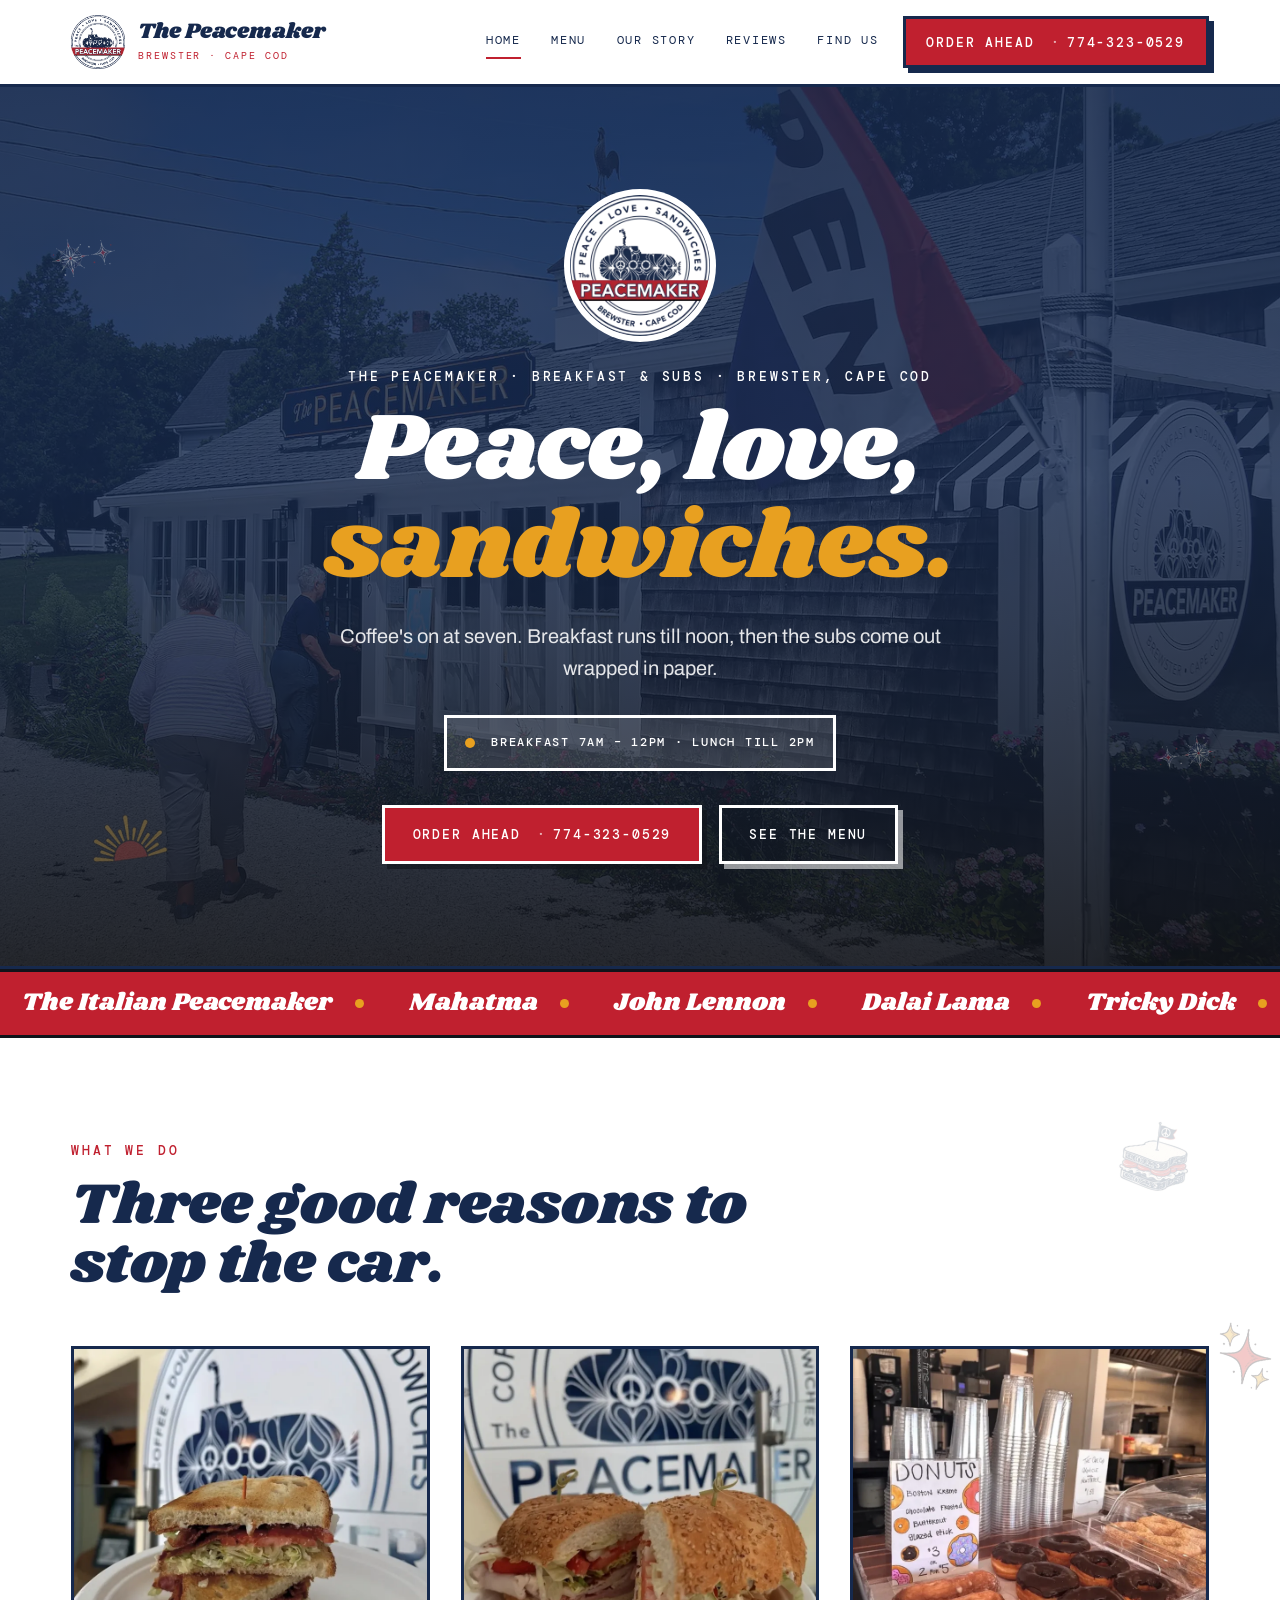
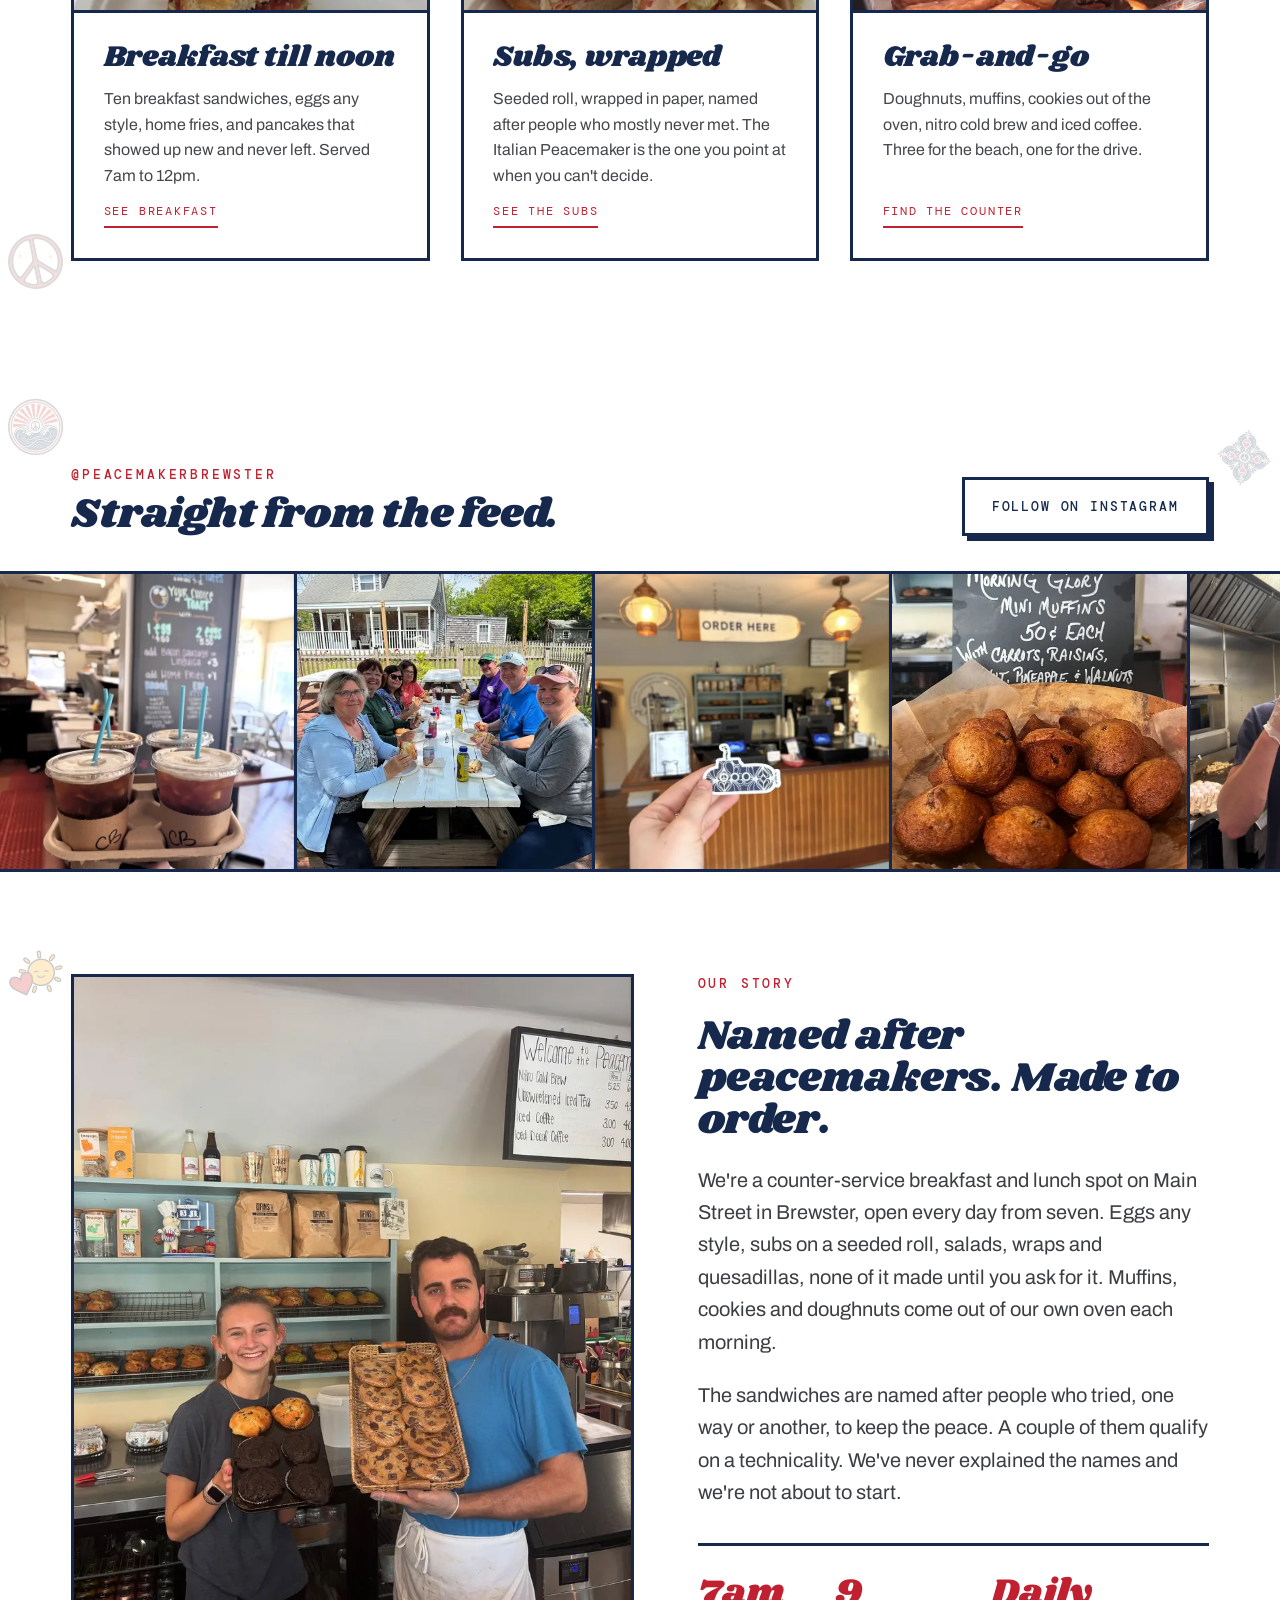
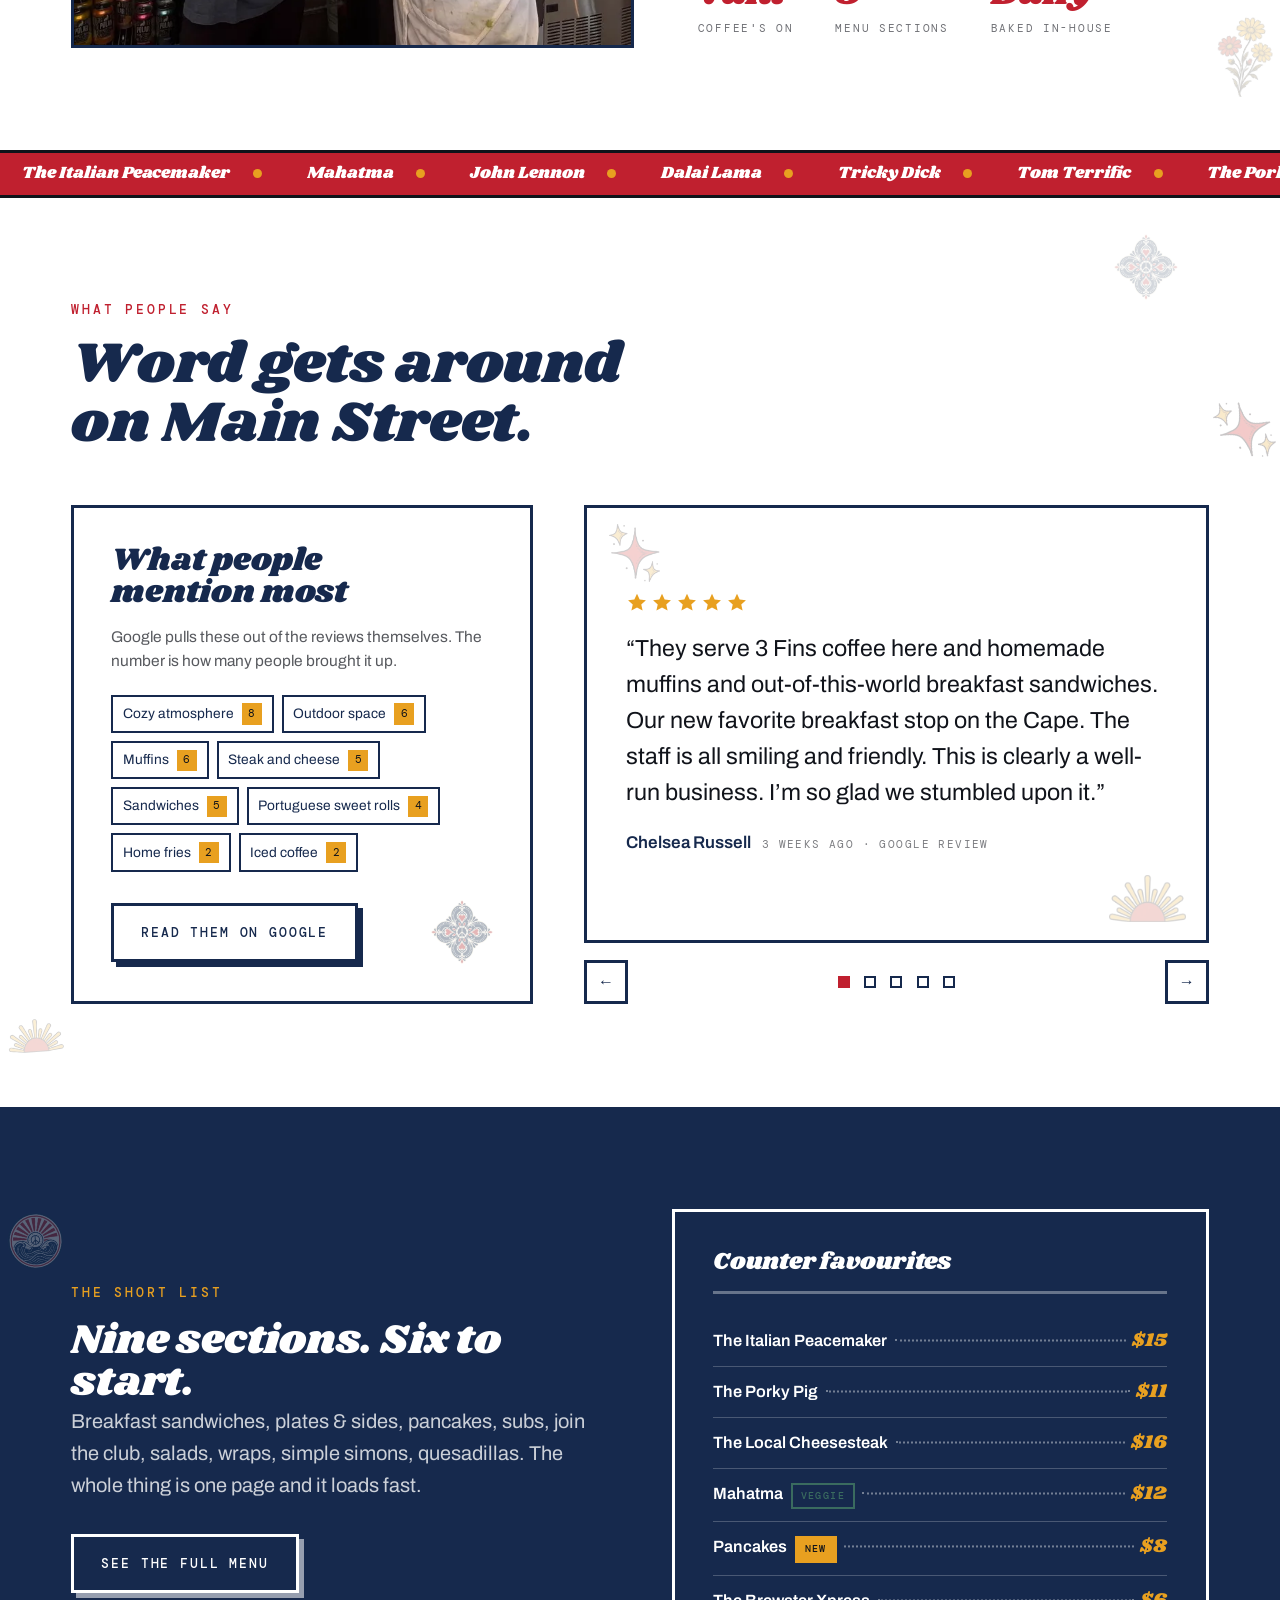
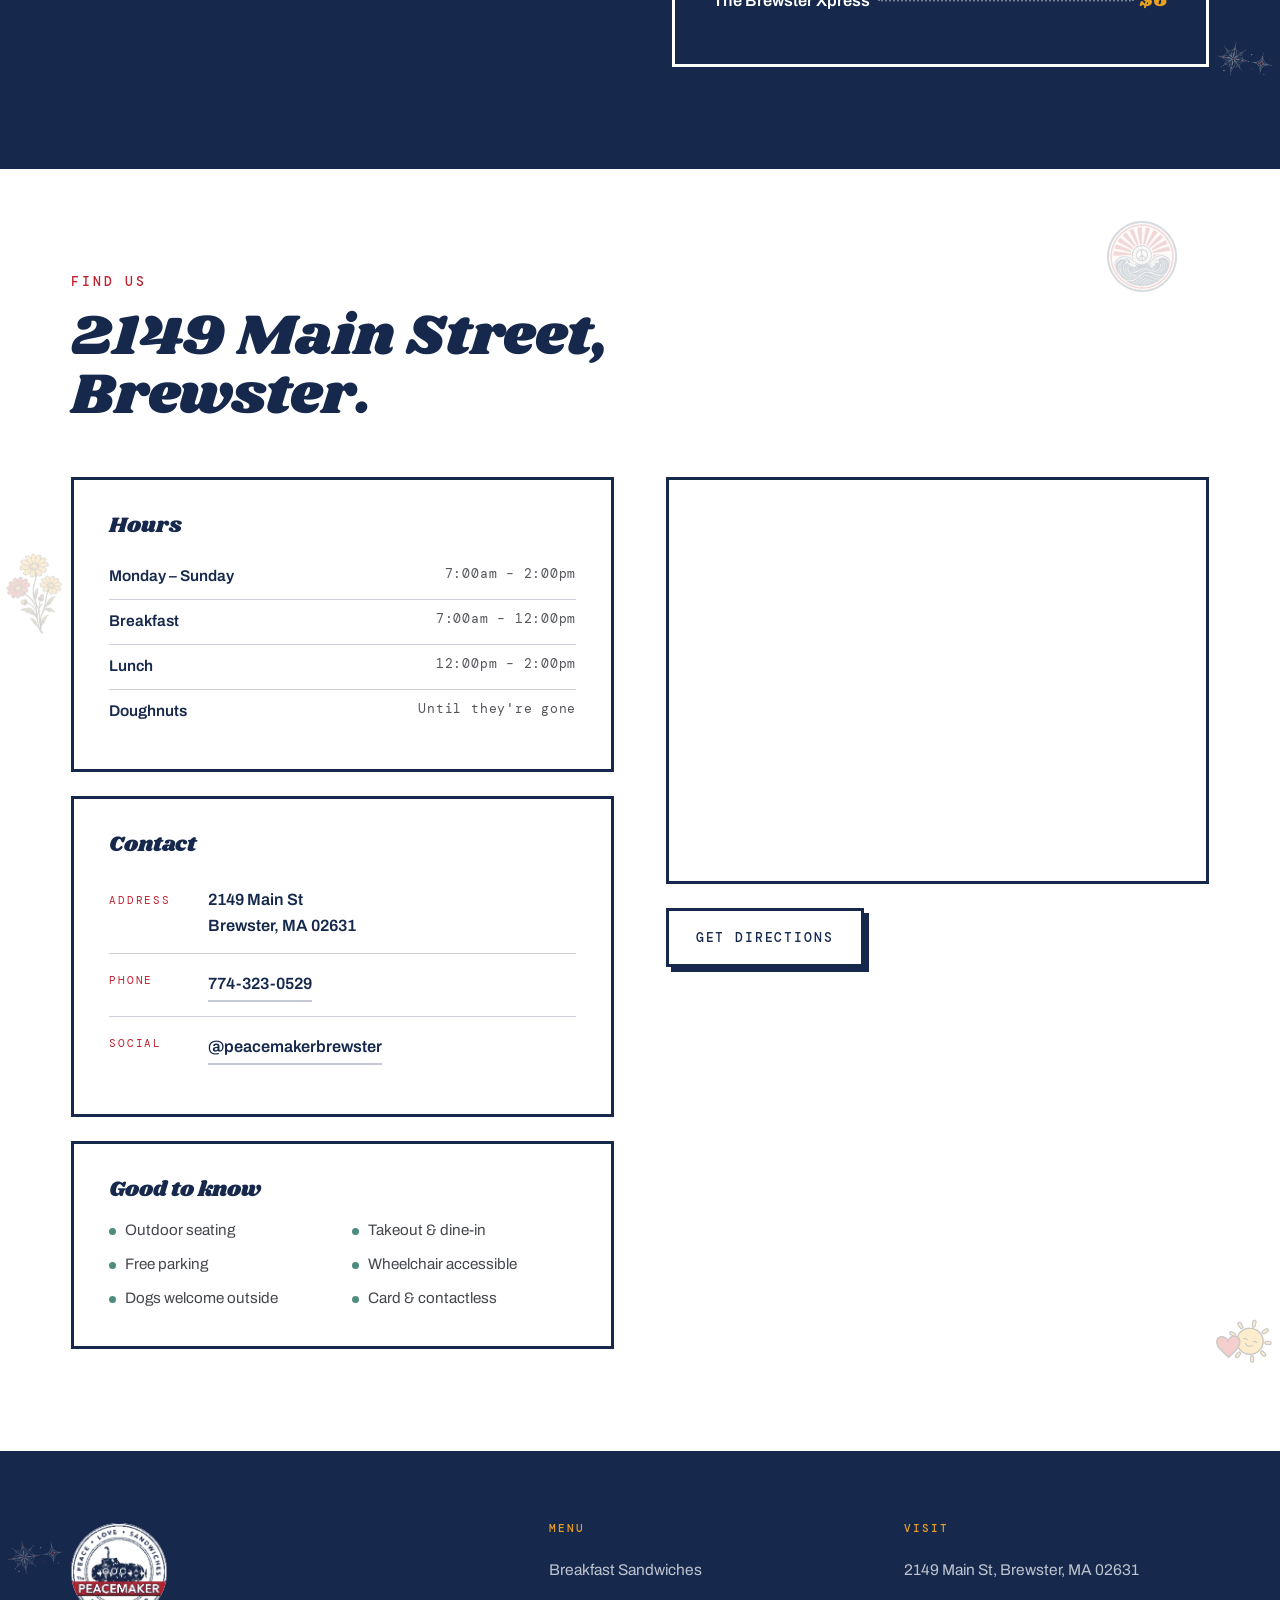
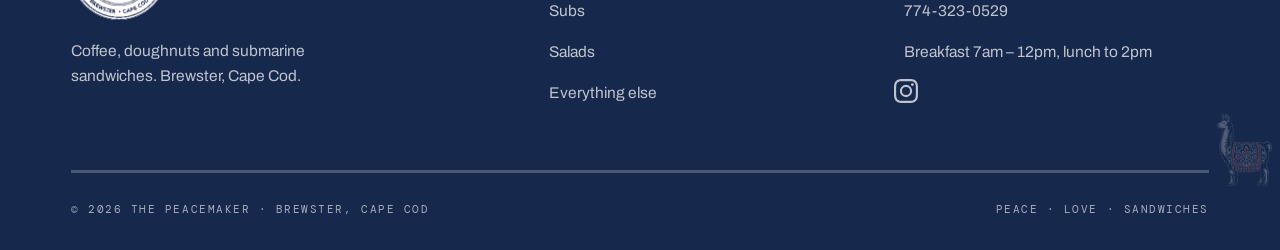
<file: index.html>
<!DOCTYPE html>
<html lang="en">
<head>
<meta charset="utf-8">
<meta name="viewport" content="width=device-width, initial-scale=1">
<title>Breakfast &amp; Subs in Brewster, Cape Cod | The Peacemaker</title>
<meta name="description" content="Breakfast sandwiches, subs, coffee and homemade pastries at 2149 Main St, Brewster on Cape Cod. Breakfast 7am–12pm, lunch until 2pm. Peace, love, sandwiches.">
<link rel="canonical" href="https://thepeacemakerbrewster.com/">
<meta name="theme-color" content="#16294D">
<link rel="icon" href="favicon.ico" sizes="any">
<link rel="icon" type="image/png" href="assets/img/logo-mark.png">
<link rel="apple-touch-icon" href="apple-touch-icon.png">
<meta property="og:site_name" content="The Peacemaker">
<meta property="og:type" content="website">
<meta property="og:locale" content="en_US">
<meta property="og:title" content="The Peacemaker | Peace, Love, Sandwiches | Brewster, Cape Cod">
<meta property="og:description" content="Breakfast sandwiches, subs, coffee and homemade pastries at 2149 Main St, Brewster on Cape Cod. Breakfast 7am-12pm, lunch until 2pm. Peace, love, sandwiches.">
<meta property="og:url" content="https://thepeacemakerbrewster.com/">
<meta property="og:image" content="https://thepeacemakerbrewster.com/assets/img/og-image.jpg">
<meta property="og:image:type" content="image/jpeg">
<meta property="og:image:width" content="1200">
<meta property="og:image:height" content="630">
<meta property="og:image:alt" content="The Peacemaker logo: peace, love, sandwiches. Brewster, Cape Cod.">
<meta name="twitter:card" content="summary_large_image">
<meta name="twitter:title" content="The Peacemaker | Peace, Love, Sandwiches | Brewster, Cape Cod">
<meta name="twitter:description" content="Breakfast sandwiches, subs, coffee and homemade pastries at 2149 Main St, Brewster on Cape Cod. Breakfast 7am-12pm, lunch until 2pm. Peace, love, sandwiches.">
<meta name="twitter:image" content="https://thepeacemakerbrewster.com/assets/img/og-image.jpg">
<meta name="twitter:image:alt" content="The Peacemaker logo: peace, love, sandwiches. Brewster, Cape Cod.">
<link rel="preconnect" href="https://fonts.googleapis.com">
<link rel="preconnect" href="https://fonts.gstatic.com" crossorigin>
<link href="https://fonts.googleapis.com/css2?family=Archivo:wght@400;600&family=DM+Mono:wght@400;500&family=Shrikhand&display=swap" rel="stylesheet">
<link rel="stylesheet" href="assets/css/style.css">
<script type="application/ld+json">
{
  "@context": "https://schema.org",
  "@graph": [
    {
      "@type": "CafeOrCoffeeShop",
      "@id": "https://thepeacemakerbrewster.com/#business",
      "name": "The Peacemaker",
      "alternateName": "The Peacemaker Brewster",
      "description": "Counter-service breakfast and lunch spot on Main Street in Brewster, Cape Cod. Breakfast sandwiches, submarine sandwiches, salads, coffee and pastries baked in-house.",
      "slogan": "Peace, Love, Sandwiches",
      "url": "https://thepeacemakerbrewster.com/",
      "logo": {
        "@type": "ImageObject",
        "url": "https://thepeacemakerbrewster.com/assets/img/logo-mark.png",
        "width": 320,
        "height": 322
      },
      "image": [
        "https://thepeacemakerbrewster.com/assets/img/storefront.webp",
        "https://thepeacemakerbrewster.com/assets/img/og-image.jpg"
      ],
      "telephone": "+1-774-323-0529",
      "priceRange": "$",
      "servesCuisine": [
        "Sandwiches",
        "Breakfast",
        "Coffee"
      ],
      "currenciesAccepted": "USD",
      "paymentAccepted": "Cash, Credit Card, Debit Card, Contactless",
      "hasMenu": {
        "@id": "https://thepeacemakerbrewster.com/menu/#menu"
      },
      "address": {
        "@type": "PostalAddress",
        "streetAddress": "2149 Main St",
        "addressLocality": "Brewster",
        "addressRegion": "MA",
        "postalCode": "02631",
        "addressCountry": "US"
      },
      "geo": {
        "@type": "GeoCoordinates",
        "latitude": 41.7640792,
        "longitude": -70.0759229
      },
      "hasMap": "https://www.google.com/maps?cid=10643129443793307910",
      "openingHoursSpecification": [
        {
          "@type": "OpeningHoursSpecification",
          "dayOfWeek": [
            "Monday",
            "Tuesday",
            "Wednesday",
            "Thursday",
            "Friday",
            "Saturday",
            "Sunday"
          ],
          "opens": "07:00",
          "closes": "14:00"
        }
      ],
      "areaServed": [
        {
          "@type": "City",
          "name": "Brewster"
        },
        {
          "@type": "City",
          "name": "Orleans"
        },
        {
          "@type": "City",
          "name": "Dennis"
        },
        {
          "@type": "AdministrativeArea",
          "name": "Cape Cod"
        }
      ],
      "amenityFeature": [
        {
          "@type": "LocationFeatureSpecification",
          "name": "Outdoor seating",
          "value": true
        },
        {
          "@type": "LocationFeatureSpecification",
          "name": "Takeout",
          "value": true
        },
        {
          "@type": "LocationFeatureSpecification",
          "name": "Dine-in",
          "value": true
        },
        {
          "@type": "LocationFeatureSpecification",
          "name": "Free parking",
          "value": true
        },
        {
          "@type": "LocationFeatureSpecification",
          "name": "Wheelchair accessible",
          "value": true
        },
        {
          "@type": "LocationFeatureSpecification",
          "name": "Dogs welcome outside",
          "value": true
        }
      ],
      "sameAs": [
        "https://www.instagram.com/peacemakerbrewster/",
        "https://www.google.com/maps?cid=10643129443793307910"
      ]
    },
    {
      "@type": "WebSite",
      "@id": "https://thepeacemakerbrewster.com/#website",
      "url": "https://thepeacemakerbrewster.com/",
      "name": "The Peacemaker",
      "inLanguage": "en-US",
      "publisher": {
        "@id": "https://thepeacemakerbrewster.com/#business"
      }
    },
    {
      "@type": "WebPage",
      "@id": "https://thepeacemakerbrewster.com/#webpage",
      "url": "https://thepeacemakerbrewster.com/",
      "name": "The Peacemaker | Peace, Love, Sandwiches | Brewster, Cape Cod",
      "description": "Breakfast sandwiches, subs, coffee and homemade pastries at 2149 Main St, Brewster on Cape Cod. Breakfast 7am-12pm, lunch until 2pm. Peace, love, sandwiches.",
      "isPartOf": {
        "@id": "https://thepeacemakerbrewster.com/#website"
      },
      "about": {
        "@id": "https://thepeacemakerbrewster.com/#business"
      },
      "inLanguage": "en-US",
      "primaryImageOfPage": {
        "@type": "ImageObject",
        "url": "https://thepeacemakerbrewster.com/assets/img/storefront.webp"
      }
    }
  ]
}
</script>
</head>
<body>

<a class="skip" href="#main">Skip to content</a>

<header class="site-header">
  <div class="wrap header-bar">
    <a class="brand" href="./">
      <img src="assets/img/logo-mark-sm.webp" alt="" width="199" height="200">
      <span>
        <span class="brand-name">The Peacemaker</span>
        <span class="brand-sub">Brewster · Cape Cod</span>
      </span>
    </a>

    <nav class="nav" id="nav" aria-label="Main">
      <a href="./" aria-current="page">Home</a>
      <a href="menu/">Menu</a>
      <a href="#story">Our Story</a>
      <a href="#reviews">Reviews</a>
      <a href="#find">Find Us</a>
      <a class="btn btn--primary" href="tel:+17743230529">Order Ahead<span class="cta-num">774-323-0529</span></a>
    </nav>

    <a class="btn btn--primary header-cta" href="tel:+17743230529">Order Ahead<span class="cta-num">774-323-0529</span></a>

    <button class="nav-toggle" id="navToggle" aria-expanded="false" aria-controls="nav" aria-label="Menu">
      <span></span>
    </button>
  </div>
</header>

<main id="main">

  <section class="hero deco-host">
    <img class="hero-bg" src="assets/img/storefront.webp" alt="" width="1440" height="967" fetchpriority="high">

    <span class="deco deco--hero-sun" aria-hidden="true"></span>
    <span class="deco deco--hero-l" aria-hidden="true"></span>
    <span class="deco deco--hero-r" aria-hidden="true"></span>

    <div class="wrap">
      <div class="hero-inner">
        <img class="hero-logo" src="assets/img/logo-mark.webp" alt="The Peacemaker logo: a paisley submarine flying a peace sign" width="320" height="322">
        <h1 class="eyebrow eyebrow--light">The Peacemaker · Breakfast &amp; Subs · Brewster, Cape Cod</h1>
        <p class="hero-tagline display-xl">Peace, love,<br><em>sandwiches.</em></p>
        <p class="lede">Coffee's on at seven. Breakfast runs till noon, then the subs come out wrapped in paper.</p>

        <div class="hero-hours">
          <span class="dot" aria-hidden="true"></span>
          <strong>Breakfast 7am – 12pm · Lunch till 2pm</strong>
        </div>

        <div class="btn-row">
          <a class="btn btn--primary" href="tel:+17743230529">Order Ahead<span class="cta-num">774-323-0529</span></a>
          <a class="btn btn--onDark" href="menu/">See the Menu</a>
        </div>
      </div>
    </div>
  </section>

  <div class="ribbon ribbon--items" aria-hidden="true">
    <div class="ribbon-track">
      <span>The Italian Peacemaker</span><span>Mahatma</span><span>John Lennon</span>
      <span>Dalai Lama</span><span>Tricky Dick</span>
      <span>Tom Terrific</span><span>The Porky Pig</span><span>Gerry Adams</span>
      <span>I Like Ike</span><span>The Skinny Dip</span><span>The Torpedo</span>
      <span>The Depth Charger</span><span>The Brewster Xpress</span><span>The Local Cheesesteak</span>
      <span>Firecracker Salad</span><span>Smash Burger</span><span>Antipasto Salad</span>
      <!-- Duplicated verbatim: the marquee translates -50%, so the
           second half must match the first for a seamless loop. -->
      <span>The Italian Peacemaker</span><span>Mahatma</span><span>John Lennon</span>
      <span>Dalai Lama</span><span>Tricky Dick</span>
      <span>Tom Terrific</span><span>The Porky Pig</span><span>Gerry Adams</span>
      <span>I Like Ike</span><span>The Skinny Dip</span><span>The Torpedo</span>
      <span>The Depth Charger</span><span>The Brewster Xpress</span><span>The Local Cheesesteak</span>
      <span>Firecracker Salad</span><span>Smash Burger</span><span>Antipasto Salad</span>
    </div>
  </div>

  <section class="section deco-host">
    <span class="deco deco--edge deco--why-peace" aria-hidden="true"></span>
    <span class="deco deco--edge deco--why-spark" aria-hidden="true"></span>
    <span class="deco deco--why-head" aria-hidden="true"></span>

    <div class="wrap">
      <div class="section-head">
        <p class="eyebrow">What we do</p>
        <h2 class="display-l">Three good reasons to<br>stop the car.</h2>
      </div>

      <div class="three-up">
        <article class="card">
          <div class="card-figure">
            <img src="assets/img/blt.webp" alt="A toasted BLT cut in half on a paper plate" loading="lazy" width="800" height="600">
          </div>
          <div class="card-body">
            <h3>Breakfast till noon</h3>
            <p>Ten breakfast sandwiches, eggs any style, home fries, and pancakes that showed up new and never left. Served 7am to 12pm.</p>
            <a class="card-link" href="menu/#breakfast">See breakfast</a>
          </div>
        </article>

        <article class="card">
          <div class="card-figure">
            <img src="assets/img/sub.webp" alt="A turkey sub on a seeded roll, cut in half" loading="lazy" width="800" height="600">
          </div>
          <div class="card-body">
            <h3>Subs, wrapped</h3>
            <p>Seeded roll, wrapped in paper, named after people who mostly never met. The Italian Peacemaker is the one you point at when you can't decide.</p>
            <a class="card-link" href="menu/#subs">See the subs</a>
          </div>
        </article>

        <article class="card">
          <div class="card-figure">
            <img src="assets/img/donuts.webp" alt="A tray of glazed and chocolate frosted doughnuts by the counter" loading="lazy" width="800" height="600">
          </div>
          <div class="card-body">
            <h3>Grab-and-go</h3>
            <p>Doughnuts, muffins, cookies out of the oven, nitro cold brew and iced coffee. Three for the beach, one for the drive.</p>
            <a class="card-link" href="#find">Find the counter</a>
          </div>
        </article>
      </div>
    </div>
  </section>

  <section class="deco-host" id="instagram">
    <span class="deco deco--edge deco--ig-l" aria-hidden="true"></span>
    <span class="deco deco--edge deco--ig-r" aria-hidden="true"></span>

    <div class="wrap ig-head">
      <div>
        <p class="eyebrow">@peacemakerbrewster</p>
        <h2 class="display-m">Straight from the feed.</h2>
      </div>
      <a class="btn" href="https://www.instagram.com/peacemakerbrewster/" target="_blank" rel="noopener">Follow on Instagram</a>
    </div>

    <div class="ig-gallery" role="group" aria-label="Photos from our Instagram">
      <ul class="ig-track">
        <li><img src="assets/img/coffee.webp" alt="Four iced coffees in a carry tray" loading="lazy" width="720" height="720"></li>
        <li><img src="assets/img/patio-group.webp" alt="Customers around the picnic table on the patio with sandwiches and iced drinks" loading="lazy" width="512" height="512"></li>
        <li><img src="assets/img/counter.webp" alt="The order counter under an ORDER HERE sign" loading="lazy" width="720" height="720"></li>
        <li><img src="assets/img/muffins.webp" alt="A basket of Morning Glory mini muffins under a handwritten chalkboard sign" loading="lazy" width="576" height="576"></li>
        <li><img src="assets/img/coffee-syrup.webp" alt="A staff member with an iced coffee beside a handwritten homemade coffee syrup sign" loading="lazy" width="720" height="720"></li>
        <li><img src="assets/img/wrap.webp" alt="A salad wrap cut in half and stood up on a paper plate" loading="lazy" width="512" height="512"></li>
        <li><img src="assets/img/grab-and-go.webp" alt="The grab-and-go cooler stocked with fruit cups, yogurts and cold drinks" loading="lazy" width="483" height="483"></li>
        <li><img src="assets/img/patio-sandwich.webp" alt="A customer at a patio table under an umbrella with a breakfast sandwich and an iced coffee" loading="lazy" width="481" height="481"></li>
        <li><img src="assets/img/breakfast-sandwich.webp" alt="A breakfast sandwich on grilled sourdough with egg, bacon and greens" loading="lazy" width="512" height="512"></li>
        <li><img src="assets/img/staff-coffee.webp" alt="Two staff members taking a coffee break behind the counter" loading="lazy" width="720" height="720"></li>
        <li><img src="assets/img/cinnamon-roll.webp" alt="A frosted cinnamon roll held up in front of the Peacemaker roadside sign" loading="lazy" width="480" height="480"></li>
        <li><img src="assets/img/autumn-shop.webp" alt="The shop doorway in autumn, pumpkins along the brick path" loading="lazy" width="720" height="720"></li>
        <li><img src="assets/img/road-sign.webp" alt="The Peacemaker roadside sign against a blue summer sky" loading="lazy" width="720" height="720"></li>
        <!-- Duplicated for the seamless loop: the track translates -50%, so the
             second half must match the first. Hidden from assistive tech. -->
        <li aria-hidden="true"><img src="assets/img/coffee.webp" alt="" loading="lazy" width="720" height="720"></li>
        <li aria-hidden="true"><img src="assets/img/patio-group.webp" alt="" loading="lazy" width="512" height="512"></li>
        <li aria-hidden="true"><img src="assets/img/counter.webp" alt="" loading="lazy" width="720" height="720"></li>
        <li aria-hidden="true"><img src="assets/img/muffins.webp" alt="" loading="lazy" width="576" height="576"></li>
        <li aria-hidden="true"><img src="assets/img/coffee-syrup.webp" alt="" loading="lazy" width="720" height="720"></li>
        <li aria-hidden="true"><img src="assets/img/wrap.webp" alt="" loading="lazy" width="512" height="512"></li>
        <li aria-hidden="true"><img src="assets/img/grab-and-go.webp" alt="" loading="lazy" width="483" height="483"></li>
        <li aria-hidden="true"><img src="assets/img/patio-sandwich.webp" alt="" loading="lazy" width="481" height="481"></li>
        <li aria-hidden="true"><img src="assets/img/breakfast-sandwich.webp" alt="" loading="lazy" width="512" height="512"></li>
        <li aria-hidden="true"><img src="assets/img/staff-coffee.webp" alt="" loading="lazy" width="720" height="720"></li>
        <li aria-hidden="true"><img src="assets/img/cinnamon-roll.webp" alt="" loading="lazy" width="480" height="480"></li>
        <li aria-hidden="true"><img src="assets/img/autumn-shop.webp" alt="" loading="lazy" width="720" height="720"></li>
        <li aria-hidden="true"><img src="assets/img/road-sign.webp" alt="" loading="lazy" width="720" height="720"></li>
      </ul>
    </div>
  </section>

  <section class="section deco-host" id="story">
    <span class="deco deco--edge deco--story-flowers" aria-hidden="true"></span>
    <span class="deco deco--edge deco--story-heart" aria-hidden="true"></span>

    <div class="wrap story">
      <div class="story-figure">
        <img src="assets/img/bakery-counter.webp" alt="Two staff behind the counter holding trays of muffins and cookies, with the chalkboard drinks menu behind them" loading="lazy" width="820" height="984">
      </div>
      <div class="story-text">
        <p class="eyebrow">Our story</p>
        <h2 class="display-m">Named after peacemakers. Made to order.</h2>
        <p class="lede">We're a counter-service breakfast and lunch spot on Main Street in Brewster, open every day from seven. Eggs any style, subs on a seeded roll, salads, wraps and quesadillas, none of it made until you ask for it. Muffins, cookies and doughnuts come out of our own oven each morning.</p>
        <p class="lede">The sandwiches are named after people who tried, one way or another, to keep the peace. A couple of them qualify on a technicality. We've never explained the names and we're not about to start.</p>

        <div class="story-stats">
          <div><span>7am</span><small>Coffee's on</small></div>
          <div><span>9</span><small>Menu sections</small></div>
          <div><span>Daily</span><small>Baked in-house</small></div>
        </div>
      </div>
    </div>
  </section>

  <div class="ribbon ribbon--thin ribbon--items" aria-hidden="true">
    <div class="ribbon-track">
      <span>The Italian Peacemaker</span><span>Mahatma</span><span>John Lennon</span>
      <span>Dalai Lama</span><span>Tricky Dick</span>
      <span>Tom Terrific</span><span>The Porky Pig</span><span>Gerry Adams</span>
      <span>I Like Ike</span><span>The Skinny Dip</span><span>The Torpedo</span>
      <span>The Depth Charger</span><span>The Brewster Xpress</span><span>The Local Cheesesteak</span>
      <span>Firecracker Salad</span><span>Smash Burger</span><span>Antipasto Salad</span>
      <!-- Duplicated verbatim: the marquee translates -50%, so the
           second half must match the first for a seamless loop. -->
      <span>The Italian Peacemaker</span><span>Mahatma</span><span>John Lennon</span>
      <span>Dalai Lama</span><span>Tricky Dick</span>
      <span>Tom Terrific</span><span>The Porky Pig</span><span>Gerry Adams</span>
      <span>I Like Ike</span><span>The Skinny Dip</span><span>The Torpedo</span>
      <span>The Depth Charger</span><span>The Brewster Xpress</span><span>The Local Cheesesteak</span>
      <span>Firecracker Salad</span><span>Smash Burger</span><span>Antipasto Salad</span>
    </div>
  </div>

  <section class="section deco-host" id="reviews">
    <span class="deco deco--edge deco--rev-sun" aria-hidden="true"></span>
    <span class="deco deco--edge deco--rev-spark" aria-hidden="true"></span>
    <span class="deco deco--rev-head" aria-hidden="true"></span>

    <div class="wrap">
      <div class="section-head">
        <p class="eyebrow">What people say</p>
        <h2 class="display-l">Word gets around<br>on Main Street.</h2>
      </div>

      <div class="reviews">
        <div class="rating-card">
          <h3 class="mentions-title">What people<br>mention most</h3>
          <p class="mentions-intro">Google pulls these out of the reviews themselves. The number is how many people brought it up.</p>

          <ul class="mention-list">
            <li>Cozy atmosphere <span>8</span></li>
            <li>Outdoor space <span>6</span></li>
            <li>Muffins <span>6</span></li>
            <li>Steak and cheese <span>5</span></li>
            <li>Sandwiches <span>5</span></li>
            <li>Portuguese sweet rolls <span>4</span></li>
            <li>Home fries <span>2</span></li>
            <li>Iced coffee <span>2</span></li>
          </ul>

          <div class="rating-foot">
            <a class="btn" href="https://www.google.com/maps?cid=10643129443793307910" target="_blank" rel="noopener">Read them on Google</a>
            <span class="deco-inline deco-inline--flower" aria-hidden="true"></span>
          </div>
        </div>

        <div class="rv-carousel" data-interval="7000">
          <div class="rv-viewport">
            <span class="deco-quote deco-quote--tl" aria-hidden="true"></span>
            <span class="deco-quote deco-quote--br" aria-hidden="true"></span>
            <ul class="rv-track">
          <li class="rv-slide" role="group" aria-roledescription="review" aria-label="Review 1 of 5">
            <p class="rv-stars" role="img" aria-label="Rated 5 out of 5"><svg class="star" viewBox="0 0 24 24" aria-hidden="true" focusable="false"><path d="M12 2l2.9 6.26 6.85.7-5.1 4.6 1.44 6.74L12 16.9l-6.09 3.4 1.44-6.74-5.1-4.6 6.85-.7z"/></svg><svg class="star" viewBox="0 0 24 24" aria-hidden="true" focusable="false"><path d="M12 2l2.9 6.26 6.85.7-5.1 4.6 1.44 6.74L12 16.9l-6.09 3.4 1.44-6.74-5.1-4.6 6.85-.7z"/></svg><svg class="star" viewBox="0 0 24 24" aria-hidden="true" focusable="false"><path d="M12 2l2.9 6.26 6.85.7-5.1 4.6 1.44 6.74L12 16.9l-6.09 3.4 1.44-6.74-5.1-4.6 6.85-.7z"/></svg><svg class="star" viewBox="0 0 24 24" aria-hidden="true" focusable="false"><path d="M12 2l2.9 6.26 6.85.7-5.1 4.6 1.44 6.74L12 16.9l-6.09 3.4 1.44-6.74-5.1-4.6 6.85-.7z"/></svg><svg class="star" viewBox="0 0 24 24" aria-hidden="true" focusable="false"><path d="M12 2l2.9 6.26 6.85.7-5.1 4.6 1.44 6.74L12 16.9l-6.09 3.4 1.44-6.74-5.1-4.6 6.85-.7z"/></svg></p>
            <blockquote>They serve 3 Fins coffee here and homemade muffins and out-of-this-world breakfast sandwiches. Our new favorite breakfast stop on the Cape. The staff is all smiling and friendly. This is clearly a well-run business. I’m so glad we stumbled upon it.</blockquote>
            <footer><cite>Chelsea Russell</cite><span>3 weeks ago · Google review</span></footer>
          </li>
          <li class="rv-slide" role="group" aria-roledescription="review" aria-label="Review 2 of 5">
            <p class="rv-stars" role="img" aria-label="Rated 5 out of 5"><svg class="star" viewBox="0 0 24 24" aria-hidden="true" focusable="false"><path d="M12 2l2.9 6.26 6.85.7-5.1 4.6 1.44 6.74L12 16.9l-6.09 3.4 1.44-6.74-5.1-4.6 6.85-.7z"/></svg><svg class="star" viewBox="0 0 24 24" aria-hidden="true" focusable="false"><path d="M12 2l2.9 6.26 6.85.7-5.1 4.6 1.44 6.74L12 16.9l-6.09 3.4 1.44-6.74-5.1-4.6 6.85-.7z"/></svg><svg class="star" viewBox="0 0 24 24" aria-hidden="true" focusable="false"><path d="M12 2l2.9 6.26 6.85.7-5.1 4.6 1.44 6.74L12 16.9l-6.09 3.4 1.44-6.74-5.1-4.6 6.85-.7z"/></svg><svg class="star" viewBox="0 0 24 24" aria-hidden="true" focusable="false"><path d="M12 2l2.9 6.26 6.85.7-5.1 4.6 1.44 6.74L12 16.9l-6.09 3.4 1.44-6.74-5.1-4.6 6.85-.7z"/></svg><svg class="star" viewBox="0 0 24 24" aria-hidden="true" focusable="false"><path d="M12 2l2.9 6.26 6.85.7-5.1 4.6 1.44 6.74L12 16.9l-6.09 3.4 1.44-6.74-5.1-4.6 6.85-.7z"/></svg></p>
            <blockquote>Easily the best turkey club sub I’ve ever had! Kind girl at the front. The food was made quickly, but not so quickly that it felt slapped together.</blockquote>
            <footer><cite>Kay</cite><span>4 months ago · Google review</span></footer>
          </li>
          <li class="rv-slide" role="group" aria-roledescription="review" aria-label="Review 3 of 5">
            <p class="rv-stars" role="img" aria-label="Rated 5 out of 5"><svg class="star" viewBox="0 0 24 24" aria-hidden="true" focusable="false"><path d="M12 2l2.9 6.26 6.85.7-5.1 4.6 1.44 6.74L12 16.9l-6.09 3.4 1.44-6.74-5.1-4.6 6.85-.7z"/></svg><svg class="star" viewBox="0 0 24 24" aria-hidden="true" focusable="false"><path d="M12 2l2.9 6.26 6.85.7-5.1 4.6 1.44 6.74L12 16.9l-6.09 3.4 1.44-6.74-5.1-4.6 6.85-.7z"/></svg><svg class="star" viewBox="0 0 24 24" aria-hidden="true" focusable="false"><path d="M12 2l2.9 6.26 6.85.7-5.1 4.6 1.44 6.74L12 16.9l-6.09 3.4 1.44-6.74-5.1-4.6 6.85-.7z"/></svg><svg class="star" viewBox="0 0 24 24" aria-hidden="true" focusable="false"><path d="M12 2l2.9 6.26 6.85.7-5.1 4.6 1.44 6.74L12 16.9l-6.09 3.4 1.44-6.74-5.1-4.6 6.85-.7z"/></svg><svg class="star" viewBox="0 0 24 24" aria-hidden="true" focusable="false"><path d="M12 2l2.9 6.26 6.85.7-5.1 4.6 1.44 6.74L12 16.9l-6.09 3.4 1.44-6.74-5.1-4.6 6.85-.7z"/></svg></p>
            <blockquote>Terrific breakfast and lunch sandwiches, excellent coffee, and sensible prices.</blockquote>
            <footer><cite>Google review</cite></footer>
          </li>
          <li class="rv-slide" role="group" aria-roledescription="review" aria-label="Review 4 of 5">
            <p class="rv-stars" role="img" aria-label="Rated 5 out of 5"><svg class="star" viewBox="0 0 24 24" aria-hidden="true" focusable="false"><path d="M12 2l2.9 6.26 6.85.7-5.1 4.6 1.44 6.74L12 16.9l-6.09 3.4 1.44-6.74-5.1-4.6 6.85-.7z"/></svg><svg class="star" viewBox="0 0 24 24" aria-hidden="true" focusable="false"><path d="M12 2l2.9 6.26 6.85.7-5.1 4.6 1.44 6.74L12 16.9l-6.09 3.4 1.44-6.74-5.1-4.6 6.85-.7z"/></svg><svg class="star" viewBox="0 0 24 24" aria-hidden="true" focusable="false"><path d="M12 2l2.9 6.26 6.85.7-5.1 4.6 1.44 6.74L12 16.9l-6.09 3.4 1.44-6.74-5.1-4.6 6.85-.7z"/></svg><svg class="star" viewBox="0 0 24 24" aria-hidden="true" focusable="false"><path d="M12 2l2.9 6.26 6.85.7-5.1 4.6 1.44 6.74L12 16.9l-6.09 3.4 1.44-6.74-5.1-4.6 6.85-.7z"/></svg><svg class="star" viewBox="0 0 24 24" aria-hidden="true" focusable="false"><path d="M12 2l2.9 6.26 6.85.7-5.1 4.6 1.44 6.74L12 16.9l-6.09 3.4 1.44-6.74-5.1-4.6 6.85-.7z"/></svg></p>
            <blockquote>Awesome food, big portions, excellent pricing and the service super.</blockquote>
            <footer><cite>Google review</cite></footer>
          </li>
          <li class="rv-slide" role="group" aria-roledescription="review" aria-label="Review 5 of 5">
            <p class="rv-stars" role="img" aria-label="Rated 5 out of 5"><svg class="star" viewBox="0 0 24 24" aria-hidden="true" focusable="false"><path d="M12 2l2.9 6.26 6.85.7-5.1 4.6 1.44 6.74L12 16.9l-6.09 3.4 1.44-6.74-5.1-4.6 6.85-.7z"/></svg><svg class="star" viewBox="0 0 24 24" aria-hidden="true" focusable="false"><path d="M12 2l2.9 6.26 6.85.7-5.1 4.6 1.44 6.74L12 16.9l-6.09 3.4 1.44-6.74-5.1-4.6 6.85-.7z"/></svg><svg class="star" viewBox="0 0 24 24" aria-hidden="true" focusable="false"><path d="M12 2l2.9 6.26 6.85.7-5.1 4.6 1.44 6.74L12 16.9l-6.09 3.4 1.44-6.74-5.1-4.6 6.85-.7z"/></svg><svg class="star" viewBox="0 0 24 24" aria-hidden="true" focusable="false"><path d="M12 2l2.9 6.26 6.85.7-5.1 4.6 1.44 6.74L12 16.9l-6.09 3.4 1.44-6.74-5.1-4.6 6.85-.7z"/></svg><svg class="star" viewBox="0 0 24 24" aria-hidden="true" focusable="false"><path d="M12 2l2.9 6.26 6.85.7-5.1 4.6 1.44 6.74L12 16.9l-6.09 3.4 1.44-6.74-5.1-4.6 6.85-.7z"/></svg></p>
            <blockquote>Yummy-looking muffins and homemade dog treats available too!</blockquote>
            <footer><cite>Google review</cite></footer>
          </li>
            </ul>
          </div>
          <div class="rv-controls">
            <button class="rv-arrow" data-dir="-1" aria-label="Previous review">&#8592;</button>
            <div class="rv-dots" aria-label="Choose a review"></div>
            <button class="rv-arrow" data-dir="1" aria-label="Next review">&#8594;</button>
          </div>
        </div>
      </div>
    </div>
  </section>

  <section class="section section--navy deco-host">
    <span class="deco deco--edge deco--navy-sun" aria-hidden="true"></span>
    <span class="deco deco--edge deco--navy-spark" aria-hidden="true"></span>

    <div class="wrap teaser">
      <div>
        <p class="eyebrow eyebrow--light">The short list</p>
        <h2 class="display-m">Nine sections. Six to start.</h2>
        <p class="lede">Breakfast sandwiches, plates &amp; sides, pancakes, subs, join the club, salads, wraps, simple simons, quesadillas. The whole thing is one page and it loads fast.</p>
        <div class="btn-row" style="margin-top:2rem">
          <a class="btn btn--onDark" href="menu/">See the full menu</a>
        </div>
      </div>

      <div class="teaser-list">
        <h3>Counter favourites</h3>

        <div class="menu-row">
          <span class="menu-row-name">The Italian Peacemaker</span>
          <span class="menu-row-price">$15</span>
        </div>
        <div class="menu-row">
          <span class="menu-row-name">The Porky Pig</span>
          <span class="menu-row-price">$11</span>
        </div>
        <div class="menu-row">
          <span class="menu-row-name">The Local Cheesesteak</span>
          <span class="menu-row-price">$16</span>
        </div>
        <div class="menu-row">
          <span class="menu-row-name">Mahatma <span class="tag tag--veg">Veggie</span></span>
          <span class="menu-row-price">$12</span>
        </div>
        <div class="menu-row">
          <span class="menu-row-name">Pancakes <span class="tag tag--new">New</span></span>
          <span class="menu-row-price">$8</span>
        </div>
        <div class="menu-row">
          <span class="menu-row-name">The Brewster Xpress</span>
          <span class="menu-row-price">$6</span>
        </div>
      </div>
    </div>
  </section>

  <section class="section deco-host" id="find">
    <span class="deco deco--edge deco--find-flowers" aria-hidden="true"></span>
    <span class="deco deco--edge deco--find-heart" aria-hidden="true"></span>
    <span class="deco deco--find-head" aria-hidden="true"></span>

    <div class="wrap">
      <div class="section-head">
        <p class="eyebrow">Find us</p>
        <h2 class="display-l">2149 Main Street,<br>Brewster.</h2>
      </div>

      <div class="find">
        <div>
          <div class="info-block">
            <h3>Hours</h3>
            <ul class="hours-list">
              <li><span>Monday – Sunday</span><span>7:00am – 2:00pm</span></li>
              <li><span>Breakfast</span><span>7:00am – 12:00pm</span></li>
              <li><span>Lunch</span><span>12:00pm – 2:00pm</span></li>
              <li><span>Doughnuts</span><span>Until they're gone</span></li>
            </ul>
          </div>

          <div class="info-block">
            <h3>Contact</h3>
            <div class="contact-line">
              <span class="k">Address</span>
              <span class="v">2149 Main St<br>Brewster, MA 02631</span>
            </div>
            <div class="contact-line">
              <span class="k">Phone</span>
              <span class="v"><a href="tel:+17743230529">774-323-0529</a></span>
            </div>
            <div class="contact-line">
              <span class="k">Social</span>
              <span class="v"><a href="https://www.instagram.com/peacemakerbrewster/" target="_blank" rel="noopener">@peacemakerbrewster</a></span>
            </div>
          </div>

          <div class="info-block">
            <h3>Good to know</h3>
            <ul class="facts">
              <li>Outdoor seating</li>
              <li>Takeout &amp; dine-in</li>
              <li>Free parking</li>
              <li>Wheelchair accessible</li>
              <li>Dogs welcome outside</li>
              <li>Card &amp; contactless</li>
            </ul>
          </div>
        </div>

        <div>
          <div class="map-frame">
            <iframe
              title="Map showing The Peacemaker at 2149 Main St, Brewster, MA"
              src="https://maps.google.com/maps?q=2149%20Main%20St%2C%20Brewster%2C%20MA%2002631&amp;z=16&amp;output=embed"
              loading="lazy"
              referrerpolicy="no-referrer-when-downgrade"></iframe>
          </div>
          <a class="btn" style="margin-top:1.5rem" href="https://www.google.com/maps/search/?api=1&amp;query=The%20Peacemaker%20Brewster&amp;query_place_id=ChIJfQw7g1lH-4kRBgnN49b9s5M" target="_blank" rel="noopener">Get Directions</a>
        </div>
      </div>
    </div>
  </section>

</main>

<footer class="site-footer deco-host">
  <span class="deco deco--edge deco--foot-spark" aria-hidden="true"></span>
  <span class="deco deco--edge deco--foot-llama" aria-hidden="true"></span>

  <div class="wrap">
    <div class="footer-grid">
      <div class="footer-brand">
        <img src="assets/img/logo-mark-sm.webp" alt="The Peacemaker" width="199" height="200" loading="lazy">
        <p>Coffee, doughnuts and submarine sandwiches. Brewster, Cape Cod.</p>
      </div>

      <div>
        <h3>Menu</h3>
        <ul class="footer-list">
          <li><a href="menu/#breakfast">Breakfast Sandwiches</a></li>
          <li><a href="menu/#subs">Subs</a></li>
          <li><a href="menu/#salads">Salads</a></li>
          <li><a href="menu/">Everything else</a></li>
        </ul>
      </div>

      <div>
        <h3>Visit</h3>
        <ul class="footer-list">
          <li><a href="#find">2149 Main St, Brewster, MA 02631</a></li>
          <li><a href="tel:+17743230529">774-323-0529</a></li>
          <li><a href="#find">Breakfast 7am – 12pm, lunch to 2pm</a></li>
          <li class="social-item"><a class="social-link" href="https://www.instagram.com/peacemakerbrewster/" target="_blank" rel="noopener" aria-label="The Peacemaker on Instagram"><svg viewBox="0 0 24 24" aria-hidden="true" focusable="false"><path d="M12 2.163c3.204 0 3.584.012 4.85.07 1.366.062 2.633.335 3.608 1.31.975.975 1.248 2.242 1.31 3.608.058 1.266.07 1.646.07 4.85s-.012 3.584-.07 4.85c-.062 1.366-.335 2.633-1.31 3.608-.975.975-2.242 1.248-3.608 1.31-1.266.058-1.646.07-4.85.07s-3.584-.012-4.85-.07c-1.366-.062-2.633-.335-3.608-1.31-.975-.975-1.248-2.242-1.31-3.608C2.175 15.584 2.163 15.204 2.163 12s.012-3.584.07-4.85c.062-1.366.335-2.633 1.31-3.608.975-.975 2.242-1.248 3.608-1.31C8.416 2.175 8.796 2.163 12 2.163zM12 0C8.741 0 8.332.014 7.052.072 5.197.157 3.355.673 2.014 2.014.673 3.355.157 5.197.072 7.052.014 8.332 0 8.741 0 12s.014 3.668.072 4.948c.085 1.855.601 3.697 1.942 5.038 1.341 1.341 3.183 1.857 5.038 1.942C8.332 23.986 8.741 24 12 24s3.668-.014 4.948-.072c1.855-.085 3.697-.601 5.038-1.942 1.341-1.341 1.857-3.183 1.942-5.038.058-1.28.072-1.689.072-4.948s-.014-3.668-.072-4.948c-.085-1.855-.601-3.697-1.942-5.038C20.645.673 18.803.157 16.948.072 15.668.014 15.259 0 12 0zm0 5.838a6.162 6.162 0 100 12.324 6.162 6.162 0 000-12.324zM12 16a4 4 0 110-8 4 4 0 010 8zm6.406-11.845a1.44 1.44 0 100 2.881 1.44 1.44 0 000-2.881z"/></svg></a></li>
        </ul>
      </div>
    </div>

    <div class="footer-base">
      <span>© <span id="year">2026</span> The Peacemaker · Brewster, Cape Cod</span>
      <span>Peace · Love · Sandwiches</span>
    </div>
  </div>
</footer>

<script src="assets/js/main.js" defer></script>
</body>
</html>
</file>
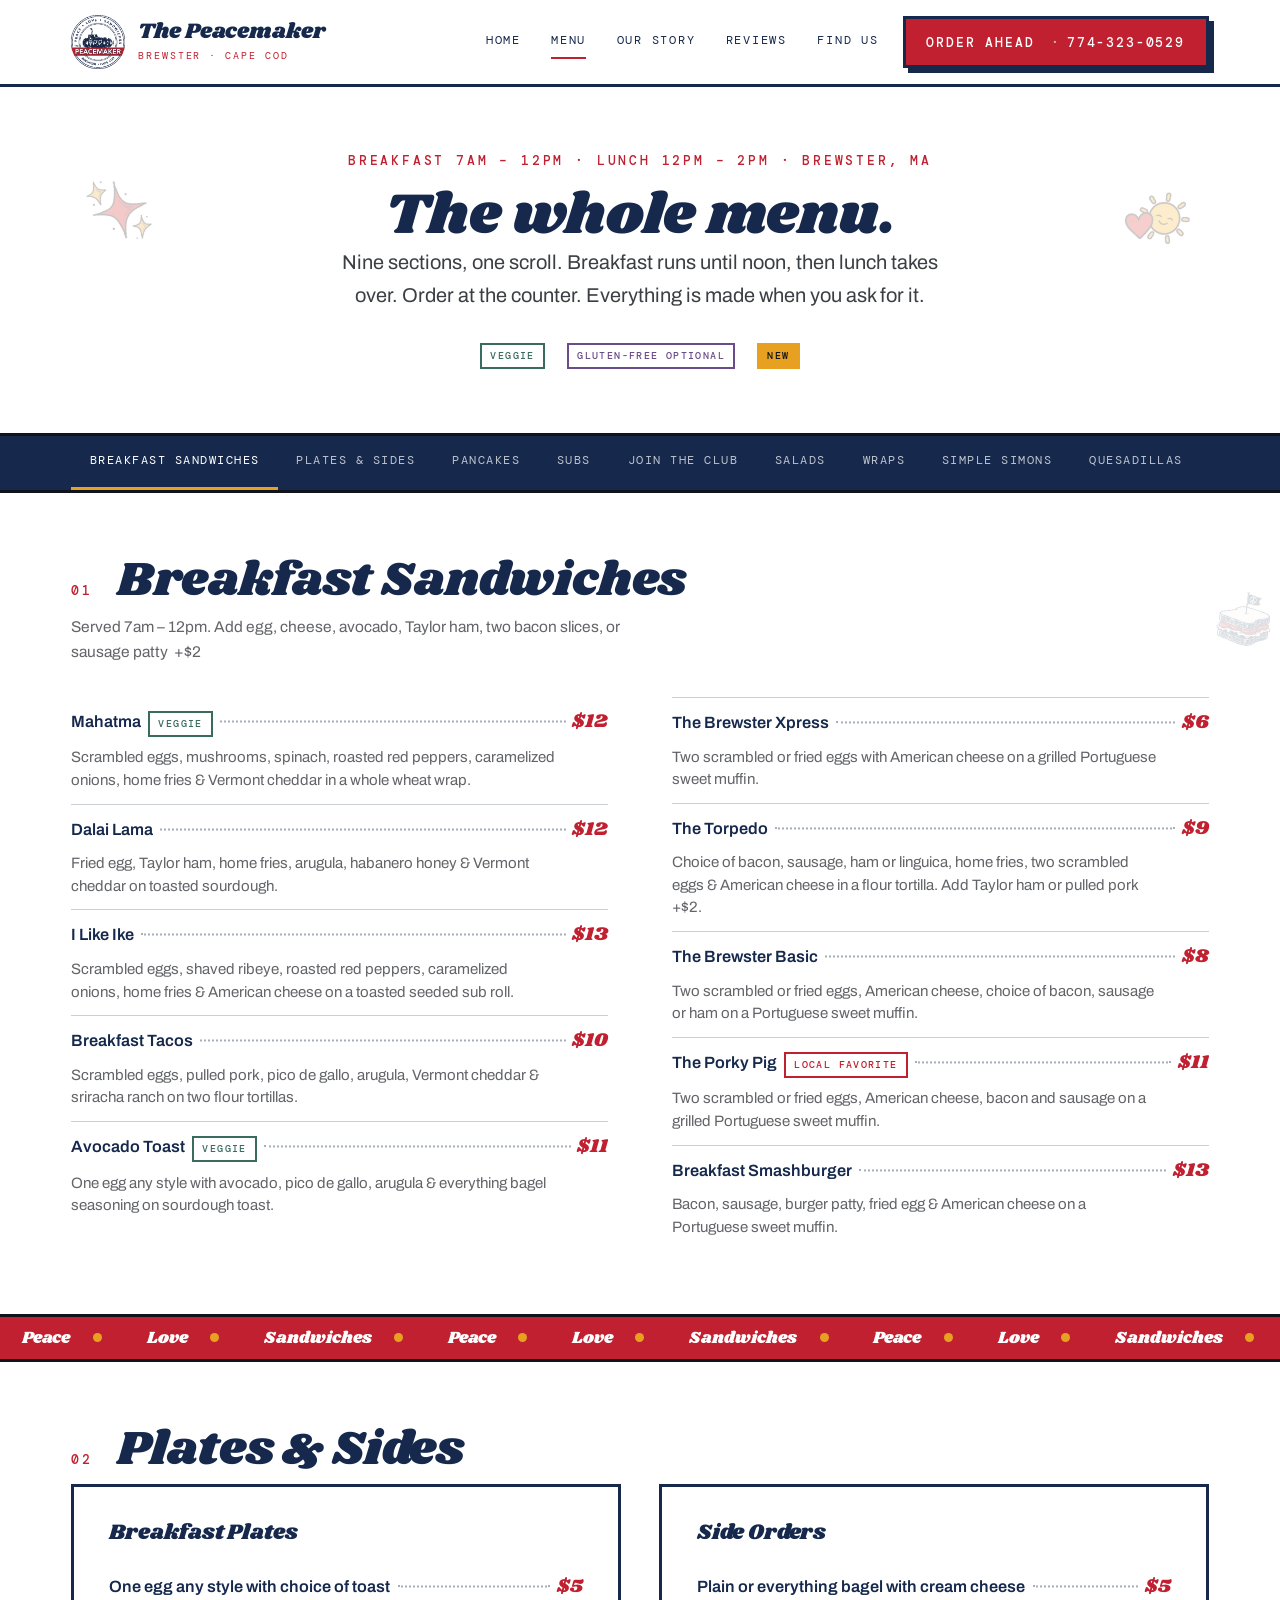
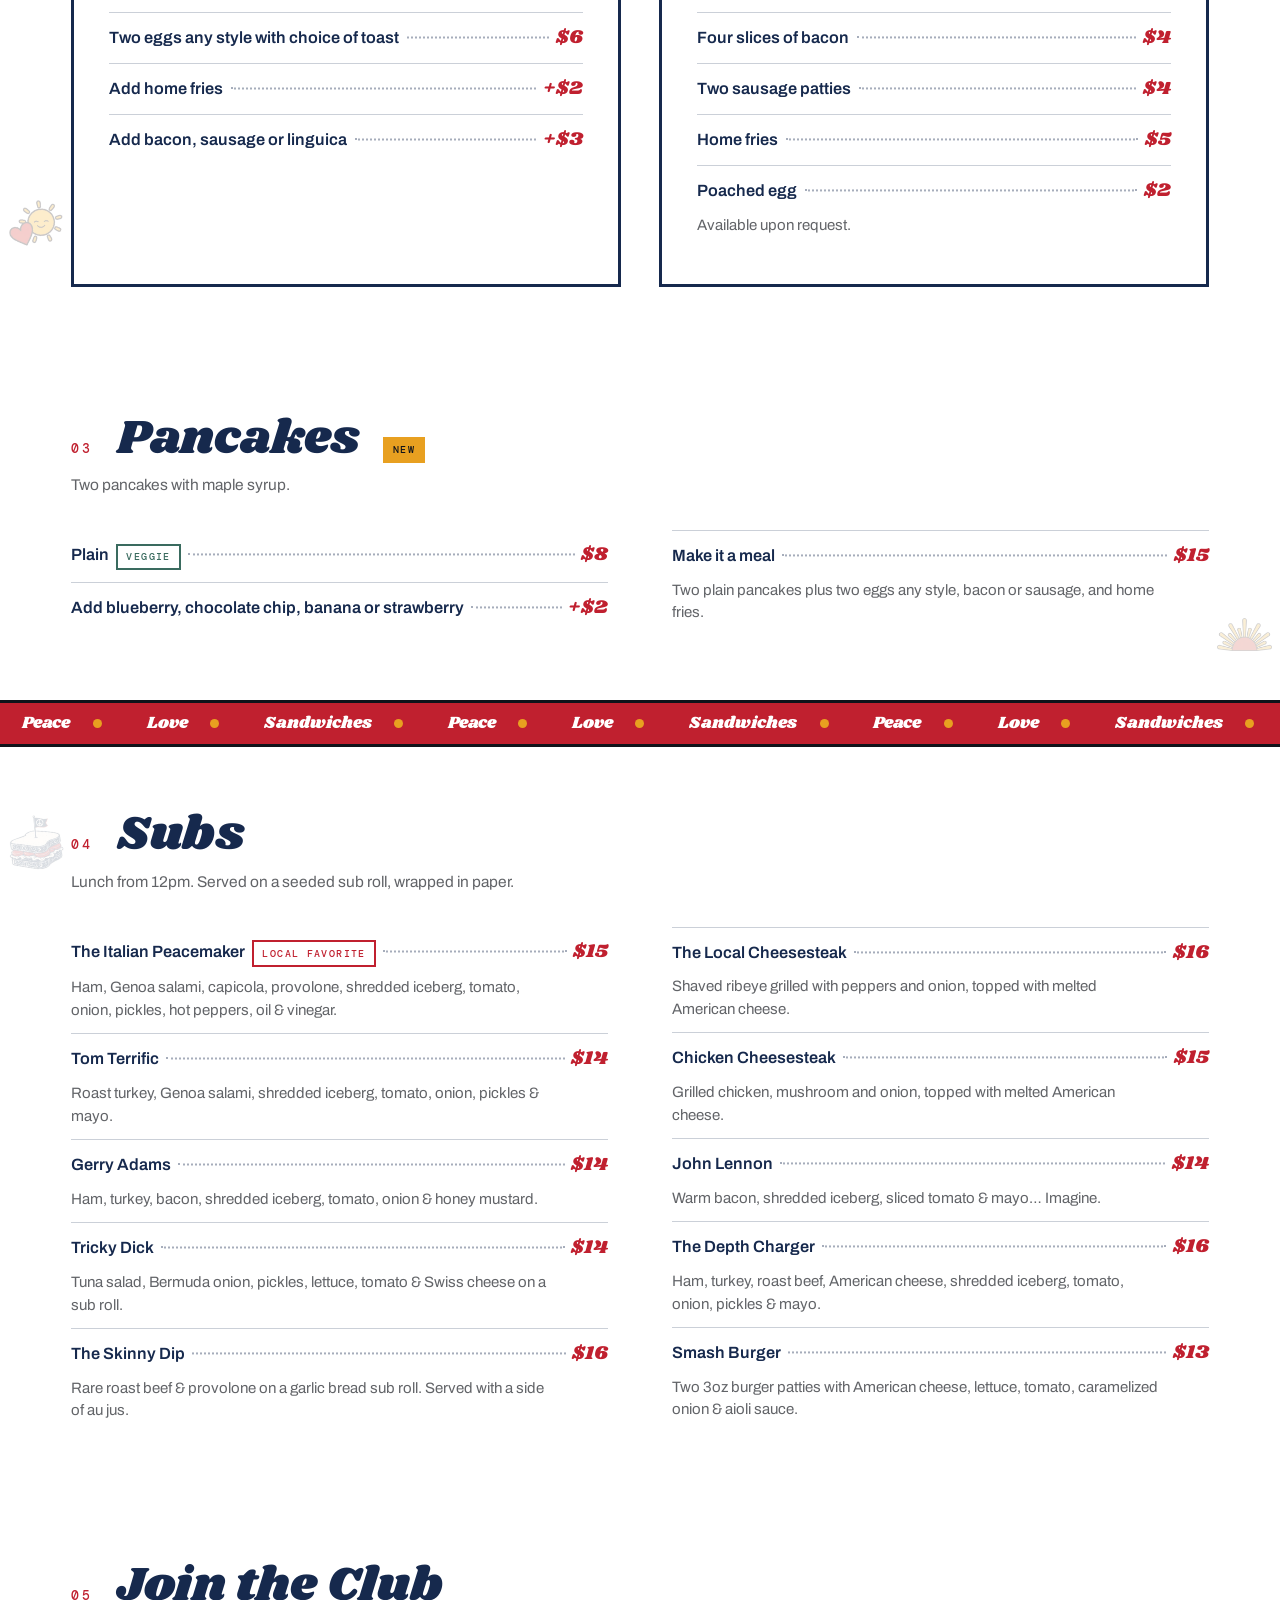
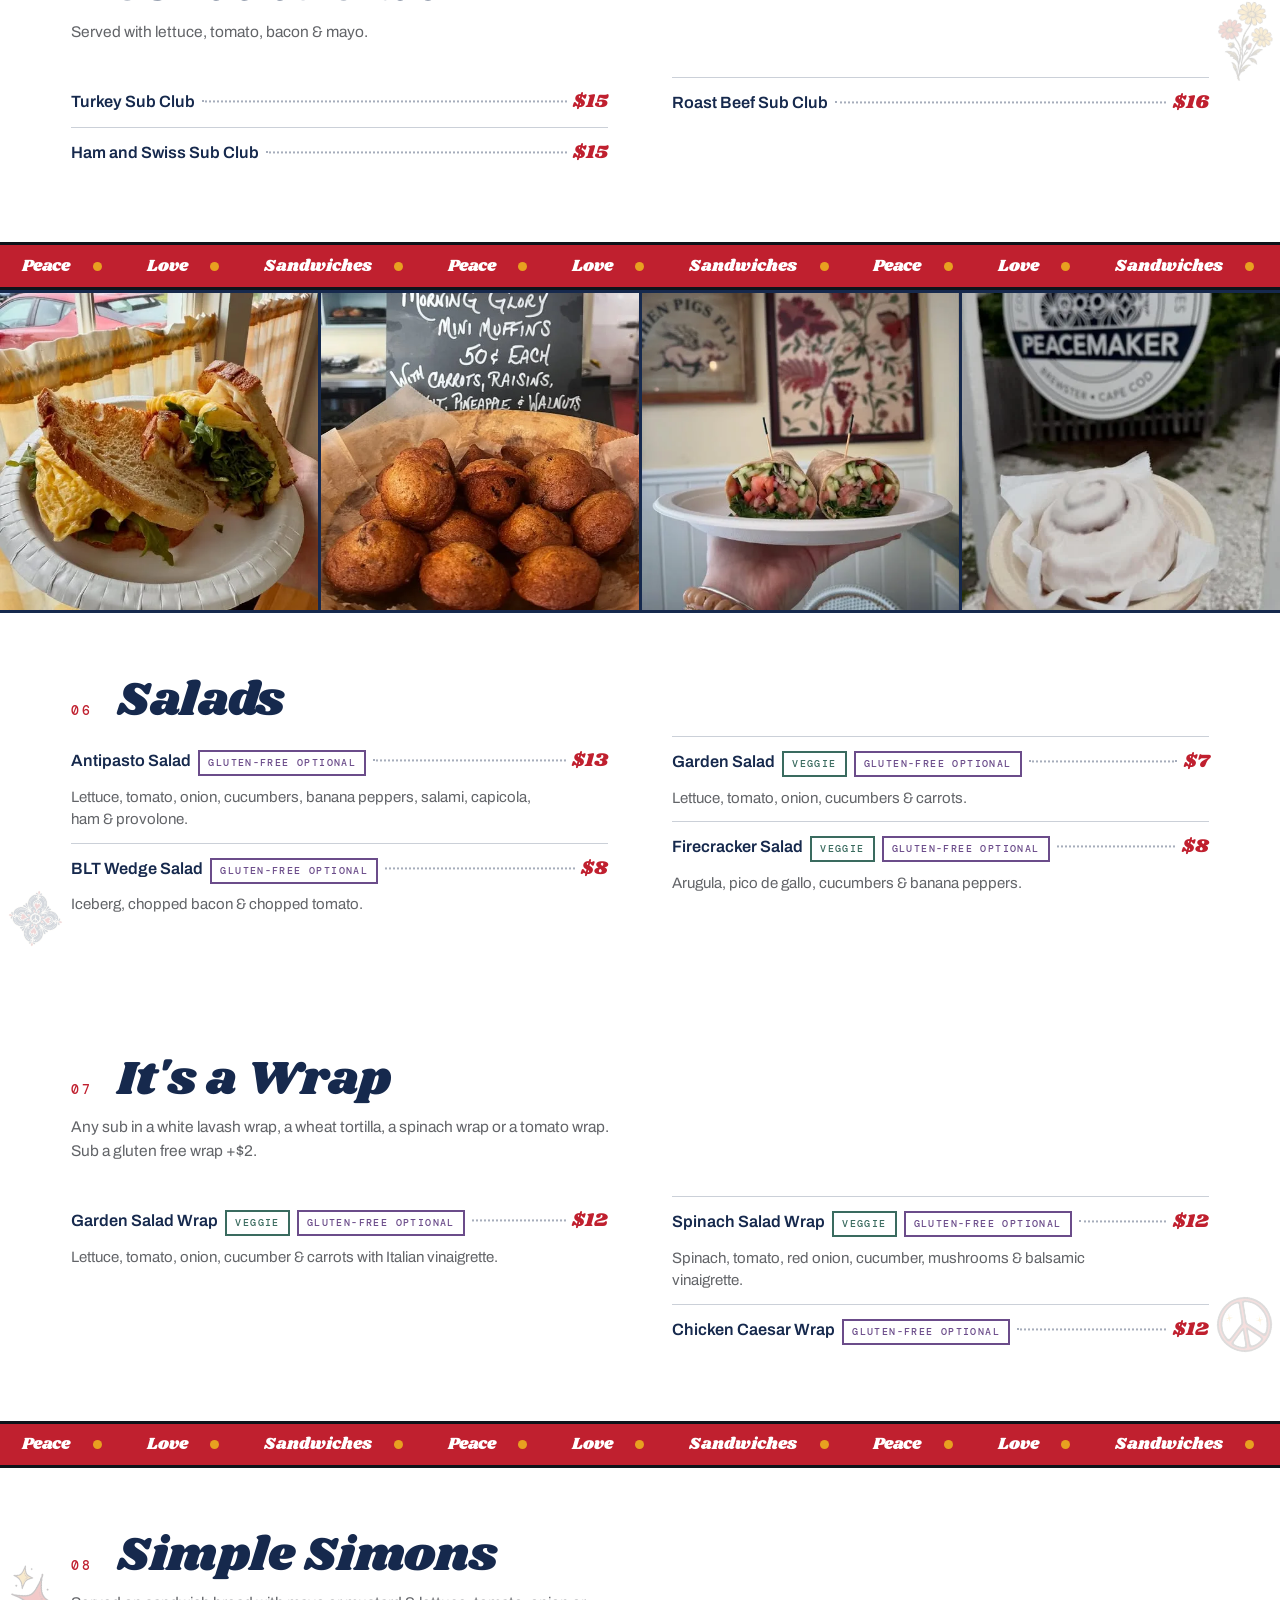
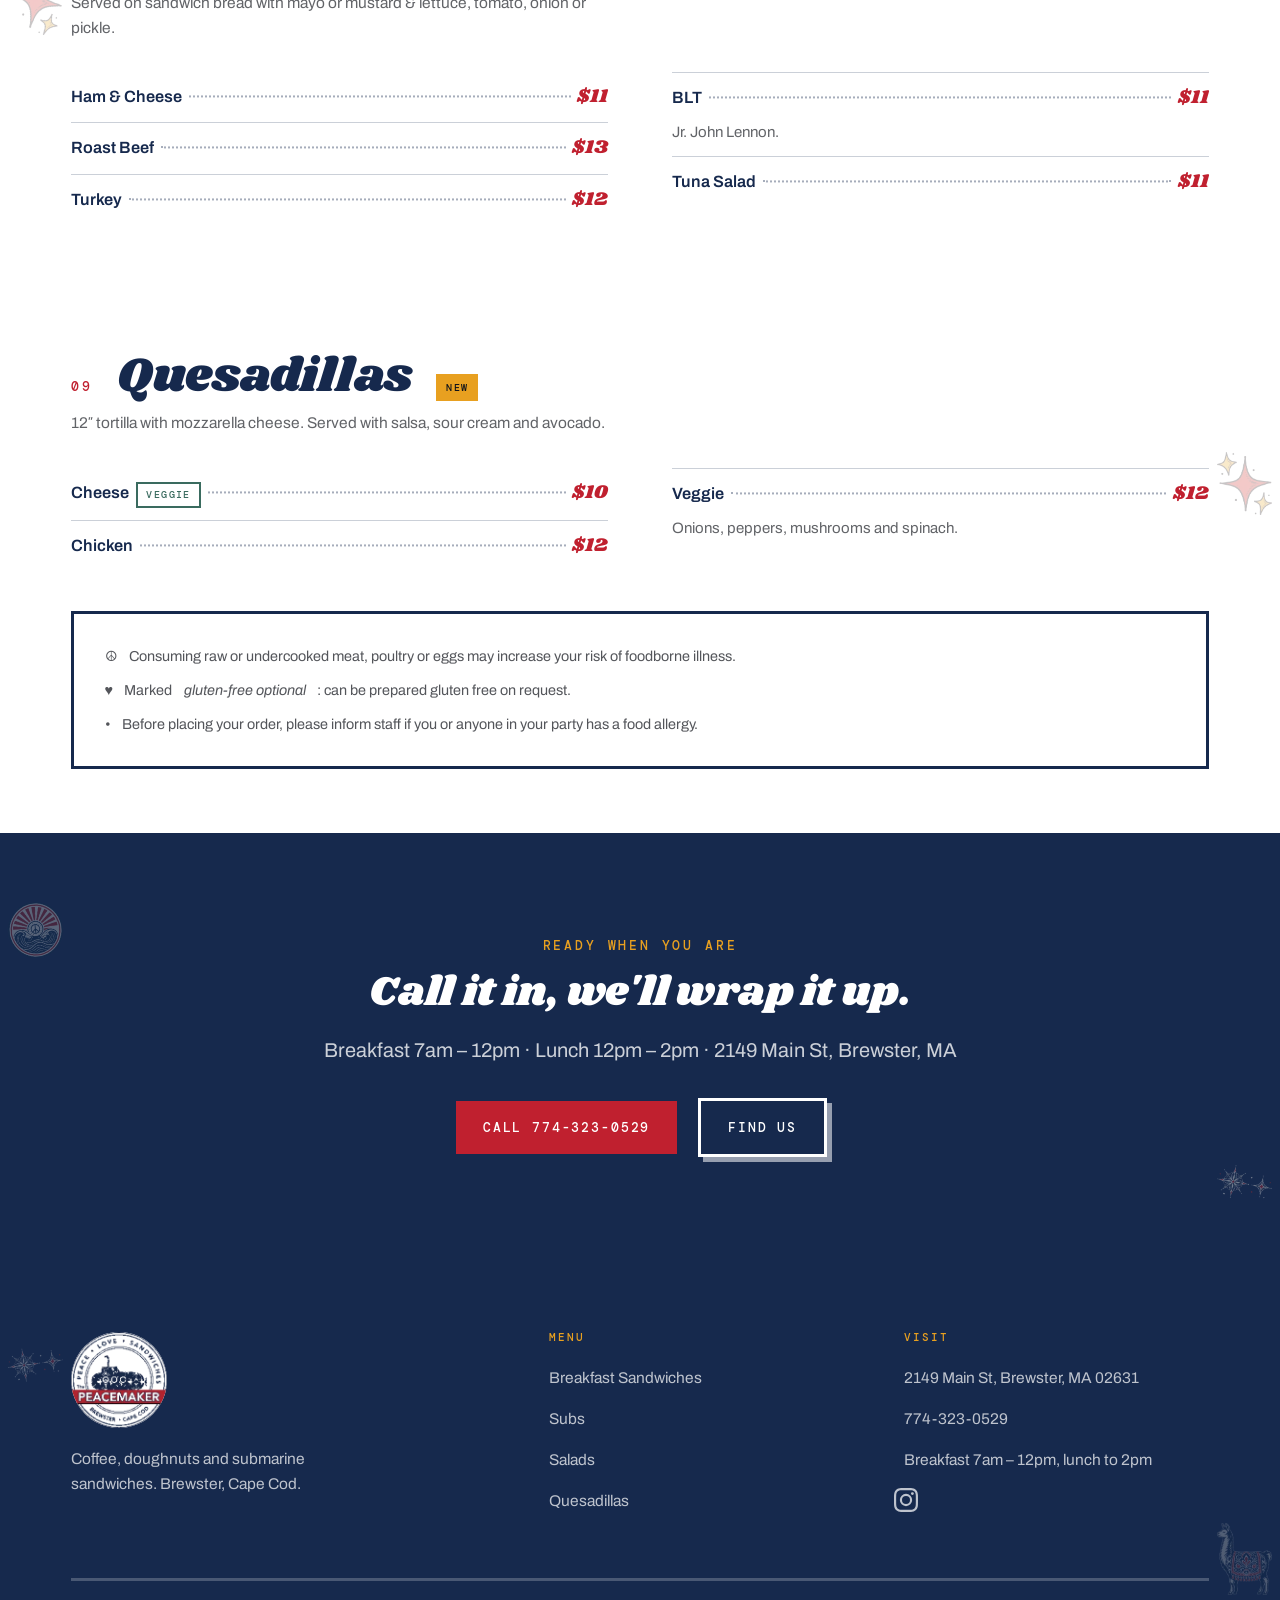
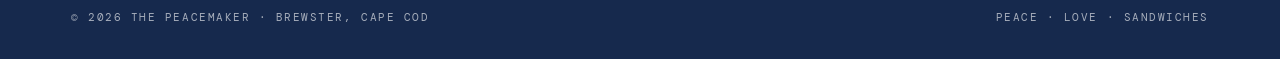
<file: menu/index.html>
<!DOCTYPE html>
<html lang="en">
<head>
<meta charset="utf-8">
<meta name="viewport" content="width=device-width, initial-scale=1">
<title>Menu: Breakfast Sandwiches &amp; Subs | The Peacemaker, Brewster</title>
<meta name="description" content="The full Peacemaker menu: breakfast sandwiches, subs, clubs, salads, wraps, quesadillas and pancakes. 2149 Main St, Brewster, MA. Breakfast 7am–12pm, lunch until 2pm.">
<link rel="canonical" href="https://thepeacemakerbrewster.com/menu/">
<meta name="theme-color" content="#16294D">
<link rel="icon" href="../favicon.ico" sizes="any">
<link rel="icon" type="image/png" href="../assets/img/logo-mark.png">
<link rel="apple-touch-icon" href="../apple-touch-icon.png">
<meta property="og:site_name" content="The Peacemaker">
<meta property="og:type" content="website">
<meta property="og:locale" content="en_US">
<meta property="og:title" content="Menu | The Peacemaker | Brewster, Cape Cod">
<meta property="og:description" content="The full Peacemaker menu: breakfast sandwiches, plates and sides, pancakes, subs, clubs, salads, wraps, simple simons and quesadillas. 2149 Main St, Brewster, MA.">
<meta property="og:url" content="https://thepeacemakerbrewster.com/menu/">
<meta property="og:image" content="https://thepeacemakerbrewster.com/assets/img/og-image.jpg">
<meta property="og:image:type" content="image/jpeg">
<meta property="og:image:width" content="1200">
<meta property="og:image:height" content="630">
<meta property="og:image:alt" content="The Peacemaker logo: peace, love, sandwiches. Brewster, Cape Cod.">
<meta name="twitter:card" content="summary_large_image">
<meta name="twitter:title" content="Menu | The Peacemaker | Brewster, Cape Cod">
<meta name="twitter:description" content="The full Peacemaker menu: breakfast sandwiches, plates and sides, pancakes, subs, clubs, salads, wraps, simple simons and quesadillas. 2149 Main St, Brewster, MA.">
<meta name="twitter:image" content="https://thepeacemakerbrewster.com/assets/img/og-image.jpg">
<meta name="twitter:image:alt" content="The Peacemaker logo: peace, love, sandwiches. Brewster, Cape Cod.">
<link rel="preconnect" href="https://fonts.googleapis.com">
<link rel="preconnect" href="https://fonts.gstatic.com" crossorigin>
<link href="https://fonts.googleapis.com/css2?family=Archivo:wght@400;600&family=DM+Mono:wght@400;500&family=Shrikhand&display=swap" rel="stylesheet">
<link rel="stylesheet" href="../assets/css/style.css">
<!-- The business node below is repeated from the homepage on purpose. Google
     evaluates each URL's structured data on its own, so an @id pointing at a
     node defined on another page is a dangling reference. Its hasMenu also
     attaches this page's Menu to the establishment that serves it, which is
     what Google's menu markup expects. Keep the two copies in step. -->
<script type="application/ld+json">
{
  "@context": "https://schema.org",
  "@graph": [
    {
      "@type": "Menu",
      "@id": "https://thepeacemakerbrewster.com/menu/#menu",
      "name": "The Peacemaker menu",
      "url": "https://thepeacemakerbrewster.com/menu/",
      "inLanguage": "en-US",
      "hasMenuSection": [
        {
          "@type": "MenuSection",
          "name": "Breakfast Sandwiches",
          "description": "Served 7am–12pm. Add egg, cheese, avocado, Taylor ham, two bacon slices, or sausage patty +$2",
          "hasMenuItem": [
            {
              "@type": "MenuItem",
              "name": "Mahatma",
              "description": "Scrambled eggs, mushrooms, spinach, roasted red peppers, caramelized onions, home fries & Vermont cheddar in a whole wheat wrap.",
              "offers": {
                "@type": "Offer",
                "price": "12",
                "priceCurrency": "USD"
              }
            },
            {
              "@type": "MenuItem",
              "name": "Dalai Lama",
              "description": "Fried egg, Taylor ham, home fries, arugula, habanero honey & Vermont cheddar on toasted sourdough bread.",
              "offers": {
                "@type": "Offer",
                "price": "12",
                "priceCurrency": "USD"
              }
            },
            {
              "@type": "MenuItem",
              "name": "I Like Ike",
              "description": "Scrambled eggs, shaved ribeye, roasted red peppers, caramelized onions, home fries & American cheese on a toasted seeded sub roll.",
              "offers": {
                "@type": "Offer",
                "price": "13",
                "priceCurrency": "USD"
              }
            },
            {
              "@type": "MenuItem",
              "name": "Breakfast Tacos",
              "description": "Scrambled eggs, pulled pork, pico de gallo, arugula, Vermont cheddar & sriracha ranch on two flour tortillas.",
              "offers": {
                "@type": "Offer",
                "price": "10",
                "priceCurrency": "USD"
              }
            },
            {
              "@type": "MenuItem",
              "name": "Avocado Toast",
              "description": "One egg any style with avocado, pico de gallo, arugula & everything bagel seasoning on sourdough toast.",
              "offers": {
                "@type": "Offer",
                "price": "11",
                "priceCurrency": "USD"
              }
            },
            {
              "@type": "MenuItem",
              "name": "The Brewster Xpress",
              "description": "Two scrambled or fried eggs with American cheese on a grilled Portuguese sweet muffin.",
              "offers": {
                "@type": "Offer",
                "price": "6",
                "priceCurrency": "USD"
              }
            },
            {
              "@type": "MenuItem",
              "name": "The Torpedo",
              "description": "Choice of bacon, sausage, ham or linguica, home fries, two scrambled eggs & American cheese in a flour tortilla. Add Taylor ham or pulled pork +$2.",
              "offers": {
                "@type": "Offer",
                "price": "9",
                "priceCurrency": "USD"
              }
            },
            {
              "@type": "MenuItem",
              "name": "The Brewster Basic",
              "description": "Two scrambled or fried eggs, American cheese, choice of bacon, sausage or ham on a Portuguese sweet muffin.",
              "offers": {
                "@type": "Offer",
                "price": "8",
                "priceCurrency": "USD"
              }
            },
            {
              "@type": "MenuItem",
              "name": "The Porky Pig",
              "description": "Two scrambled or fried eggs, American cheese, bacon and sausage on a grilled Portuguese sweet muffin.",
              "offers": {
                "@type": "Offer",
                "price": "11",
                "priceCurrency": "USD"
              }
            },
            {
              "@type": "MenuItem",
              "name": "Breakfast Smashburger",
              "description": "Bacon, sausage, burger patty, fried egg & American cheese on a Portuguese sweet muffin.",
              "offers": {
                "@type": "Offer",
                "price": "13",
                "priceCurrency": "USD"
              }
            }
          ]
        },
        {
          "@type": "MenuSection",
          "name": "Plates & Sides",
          "hasMenuItem": [
            {
              "@type": "MenuItem",
              "name": "One egg any style with choice of toast",
              "offers": {
                "@type": "Offer",
                "price": "5",
                "priceCurrency": "USD"
              }
            },
            {
              "@type": "MenuItem",
              "name": "Two eggs any style with choice of toast",
              "offers": {
                "@type": "Offer",
                "price": "6",
                "priceCurrency": "USD"
              }
            },
            {
              "@type": "MenuItem",
              "name": "Add home fries",
              "offers": {
                "@type": "Offer",
                "price": "2",
                "priceCurrency": "USD"
              }
            },
            {
              "@type": "MenuItem",
              "name": "Add bacon, sausage or linguica",
              "offers": {
                "@type": "Offer",
                "price": "3",
                "priceCurrency": "USD"
              }
            },
            {
              "@type": "MenuItem",
              "name": "Plain or everything bagel with cream cheese",
              "offers": {
                "@type": "Offer",
                "price": "5",
                "priceCurrency": "USD"
              }
            },
            {
              "@type": "MenuItem",
              "name": "Four slices of bacon",
              "offers": {
                "@type": "Offer",
                "price": "4",
                "priceCurrency": "USD"
              }
            },
            {
              "@type": "MenuItem",
              "name": "Two sausage patties",
              "offers": {
                "@type": "Offer",
                "price": "4",
                "priceCurrency": "USD"
              }
            },
            {
              "@type": "MenuItem",
              "name": "Home fries",
              "offers": {
                "@type": "Offer",
                "price": "5",
                "priceCurrency": "USD"
              }
            },
            {
              "@type": "MenuItem",
              "name": "Poached egg",
              "description": "Available upon request.",
              "offers": {
                "@type": "Offer",
                "price": "2",
                "priceCurrency": "USD"
              }
            }
          ]
        },
        {
          "@type": "MenuSection",
          "name": "Pancakes",
          "description": "Two pancakes with maple syrup.",
          "hasMenuItem": [
            {
              "@type": "MenuItem",
              "name": "Plain",
              "offers": {
                "@type": "Offer",
                "price": "8",
                "priceCurrency": "USD"
              }
            },
            {
              "@type": "MenuItem",
              "name": "Add blueberry, chocolate chip, banana or strawberry",
              "offers": {
                "@type": "Offer",
                "price": "2",
                "priceCurrency": "USD"
              }
            },
            {
              "@type": "MenuItem",
              "name": "Make it a meal",
              "description": "Two plain pancakes plus two eggs any style, bacon or sausage, and home fries.",
              "offers": {
                "@type": "Offer",
                "price": "15",
                "priceCurrency": "USD"
              }
            }
          ]
        },
        {
          "@type": "MenuSection",
          "name": "Subs",
          "description": "Lunch from 12pm. Served on a seeded sub roll, wrapped in paper.",
          "hasMenuItem": [
            {
              "@type": "MenuItem",
              "name": "The Italian Peacemaker",
              "description": "Ham, Genoa salami, capicola, provolone, shredded iceberg, tomato, onion, pickles, hot peppers, oil & vinegar.",
              "offers": {
                "@type": "Offer",
                "price": "15",
                "priceCurrency": "USD"
              }
            },
            {
              "@type": "MenuItem",
              "name": "Tom Terrific",
              "description": "Roast turkey, Genoa salami, shredded iceberg, tomato, onion, pickles & mayo.",
              "offers": {
                "@type": "Offer",
                "price": "14",
                "priceCurrency": "USD"
              }
            },
            {
              "@type": "MenuItem",
              "name": "Gerry Adams",
              "description": "Ham, turkey, bacon, shredded iceberg, tomato, onion & honey mustard.",
              "offers": {
                "@type": "Offer",
                "price": "14",
                "priceCurrency": "USD"
              }
            },
            {
              "@type": "MenuItem",
              "name": "Tricky Dick",
              "description": "Tuna salad, Bermuda onion, pickles, lettuce, tomato & Swiss cheese on a sub roll.",
              "offers": {
                "@type": "Offer",
                "price": "14",
                "priceCurrency": "USD"
              }
            },
            {
              "@type": "MenuItem",
              "name": "The Skinny Dip",
              "description": "Rare roast beef & provolone on a garlic bread sub roll. Served with a side of au jus.",
              "offers": {
                "@type": "Offer",
                "price": "16",
                "priceCurrency": "USD"
              }
            },
            {
              "@type": "MenuItem",
              "name": "The Local Cheesesteak",
              "description": "Shaved ribeye grilled with peppers and onion, topped with melted American cheese.",
              "offers": {
                "@type": "Offer",
                "price": "16",
                "priceCurrency": "USD"
              }
            },
            {
              "@type": "MenuItem",
              "name": "Chicken Cheesesteak",
              "description": "Grilled chicken, mushroom and onion, topped with melted American cheese.",
              "offers": {
                "@type": "Offer",
                "price": "15",
                "priceCurrency": "USD"
              }
            },
            {
              "@type": "MenuItem",
              "name": "John Lennon",
              "description": "Warm bacon, shredded iceberg, sliced tomato & mayo… Imagine.",
              "offers": {
                "@type": "Offer",
                "price": "14",
                "priceCurrency": "USD"
              }
            },
            {
              "@type": "MenuItem",
              "name": "The Depth Charger",
              "description": "Ham, turkey, roast beef, American cheese, shredded iceberg, tomato, onion, pickles & mayo.",
              "offers": {
                "@type": "Offer",
                "price": "16",
                "priceCurrency": "USD"
              }
            },
            {
              "@type": "MenuItem",
              "name": "Smash Burger",
              "description": "Two 3oz burger patties with American cheese, lettuce, tomato, caramelized onion & aioli sauce.",
              "offers": {
                "@type": "Offer",
                "price": "13",
                "priceCurrency": "USD"
              }
            }
          ]
        },
        {
          "@type": "MenuSection",
          "name": "Join the Club",
          "description": "Served with lettuce, tomato, bacon & mayo.",
          "hasMenuItem": [
            {
              "@type": "MenuItem",
              "name": "Turkey Sub Club",
              "offers": {
                "@type": "Offer",
                "price": "15",
                "priceCurrency": "USD"
              }
            },
            {
              "@type": "MenuItem",
              "name": "Ham and Swiss Sub Club",
              "offers": {
                "@type": "Offer",
                "price": "15",
                "priceCurrency": "USD"
              }
            },
            {
              "@type": "MenuItem",
              "name": "Roast Beef Sub Club",
              "offers": {
                "@type": "Offer",
                "price": "16",
                "priceCurrency": "USD"
              }
            }
          ]
        },
        {
          "@type": "MenuSection",
          "name": "Salads",
          "hasMenuItem": [
            {
              "@type": "MenuItem",
              "name": "Antipasto Salad",
              "description": "Lettuce, tomato, onion, cucumbers, banana peppers, salami, capicola, ham & provolone.",
              "offers": {
                "@type": "Offer",
                "price": "13",
                "priceCurrency": "USD"
              }
            },
            {
              "@type": "MenuItem",
              "name": "BLT Wedge Salad",
              "description": "Iceberg, chopped bacon & chopped tomato.",
              "offers": {
                "@type": "Offer",
                "price": "8",
                "priceCurrency": "USD"
              }
            },
            {
              "@type": "MenuItem",
              "name": "Garden Salad",
              "description": "Lettuce, tomato, onion, cucumbers & carrots.",
              "offers": {
                "@type": "Offer",
                "price": "7",
                "priceCurrency": "USD"
              }
            },
            {
              "@type": "MenuItem",
              "name": "Firecracker Salad",
              "description": "Arugula, pico de gallo, cucumbers & banana peppers.",
              "offers": {
                "@type": "Offer",
                "price": "8",
                "priceCurrency": "USD"
              }
            }
          ]
        },
        {
          "@type": "MenuSection",
          "name": "It's a Wrap",
          "description": "Any sub in a white lavash wrap, a wheat tortilla, a spinach wrap or a tomato wrap. Sub a gluten free wrap +$2.",
          "hasMenuItem": [
            {
              "@type": "MenuItem",
              "name": "Garden Salad Wrap",
              "description": "Lettuce, tomato, onion, cucumber & carrots with Italian vinaigrette.",
              "offers": {
                "@type": "Offer",
                "price": "12",
                "priceCurrency": "USD"
              }
            },
            {
              "@type": "MenuItem",
              "name": "Spinach Salad Wrap",
              "description": "Spinach, tomato, red onion, cucumber, mushrooms & balsamic vinaigrette.",
              "offers": {
                "@type": "Offer",
                "price": "12",
                "priceCurrency": "USD"
              }
            },
            {
              "@type": "MenuItem",
              "name": "Chicken Caesar Wrap",
              "offers": {
                "@type": "Offer",
                "price": "12",
                "priceCurrency": "USD"
              }
            }
          ]
        },
        {
          "@type": "MenuSection",
          "name": "Simple Simons",
          "description": "Served on sandwich bread with mayo or mustard & lettuce, tomato, onion or pickle.",
          "hasMenuItem": [
            {
              "@type": "MenuItem",
              "name": "Ham & Cheese",
              "offers": {
                "@type": "Offer",
                "price": "11",
                "priceCurrency": "USD"
              }
            },
            {
              "@type": "MenuItem",
              "name": "Roast Beef",
              "offers": {
                "@type": "Offer",
                "price": "13",
                "priceCurrency": "USD"
              }
            },
            {
              "@type": "MenuItem",
              "name": "Turkey",
              "offers": {
                "@type": "Offer",
                "price": "12",
                "priceCurrency": "USD"
              }
            },
            {
              "@type": "MenuItem",
              "name": "BLT",
              "description": "Jr. John Lennon.",
              "offers": {
                "@type": "Offer",
                "price": "11",
                "priceCurrency": "USD"
              }
            },
            {
              "@type": "MenuItem",
              "name": "Tuna Salad",
              "offers": {
                "@type": "Offer",
                "price": "11",
                "priceCurrency": "USD"
              }
            }
          ]
        },
        {
          "@type": "MenuSection",
          "name": "Quesadillas",
          "description": "12″ tortilla with mozzarella cheese. Served with salsa, sour cream and avocado.",
          "hasMenuItem": [
            {
              "@type": "MenuItem",
              "name": "Cheese",
              "offers": {
                "@type": "Offer",
                "price": "10",
                "priceCurrency": "USD"
              }
            },
            {
              "@type": "MenuItem",
              "name": "Chicken",
              "offers": {
                "@type": "Offer",
                "price": "12",
                "priceCurrency": "USD"
              }
            },
            {
              "@type": "MenuItem",
              "name": "Veggie",
              "description": "Onions, peppers, mushrooms and spinach.",
              "offers": {
                "@type": "Offer",
                "price": "12",
                "priceCurrency": "USD"
              }
            }
          ]
        }
      ]
    },
    {
      "@type": "CafeOrCoffeeShop",
      "@id": "https://thepeacemakerbrewster.com/#business",
      "name": "The Peacemaker",
      "url": "https://thepeacemakerbrewster.com/",
      "telephone": "+1-774-323-0529",
      "priceRange": "$",
      "servesCuisine": [
        "Sandwiches",
        "Breakfast",
        "Coffee"
      ],
      "image": [
        "https://thepeacemakerbrewster.com/assets/img/storefront.webp"
      ],
      "hasMenu": {
        "@id": "https://thepeacemakerbrewster.com/menu/#menu"
      },
      "address": {
        "@type": "PostalAddress",
        "streetAddress": "2149 Main St",
        "addressLocality": "Brewster",
        "addressRegion": "MA",
        "postalCode": "02631",
        "addressCountry": "US"
      },
      "geo": {
        "@type": "GeoCoordinates",
        "latitude": 41.7640792,
        "longitude": -70.0759229
      },
      "openingHoursSpecification": [
        {
          "@type": "OpeningHoursSpecification",
          "dayOfWeek": [
            "Monday",
            "Tuesday",
            "Wednesday",
            "Thursday",
            "Friday",
            "Saturday",
            "Sunday"
          ],
          "opens": "07:00",
          "closes": "14:00"
        }
      ],
      "sameAs": [
        "https://www.instagram.com/peacemakerbrewster/",
        "https://www.google.com/maps?cid=10643129443793307910"
      ]
    },
    {
      "@type": "WebPage",
      "@id": "https://thepeacemakerbrewster.com/menu/#webpage",
      "url": "https://thepeacemakerbrewster.com/menu/",
      "name": "Menu | The Peacemaker | Brewster, Cape Cod",
      "description": "The full Peacemaker menu: breakfast sandwiches, plates and sides, pancakes, subs, clubs, salads, wraps, simple simons and quesadillas. 2149 Main St, Brewster, MA.",
      "isPartOf": {
        "@id": "https://thepeacemakerbrewster.com/#website"
      },
      "about": {
        "@id": "https://thepeacemakerbrewster.com/#business"
      },
      "inLanguage": "en-US",
      "mainEntity": {
        "@id": "https://thepeacemakerbrewster.com/menu/#menu"
      },
      "breadcrumb": {
        "@id": "https://thepeacemakerbrewster.com/menu/#breadcrumb"
      }
    },
    {
      "@type": "BreadcrumbList",
      "@id": "https://thepeacemakerbrewster.com/menu/#breadcrumb",
      "itemListElement": [
        {
          "@type": "ListItem",
          "position": 1,
          "name": "Home",
          "item": "https://thepeacemakerbrewster.com/"
        },
        {
          "@type": "ListItem",
          "position": 2,
          "name": "Menu"
        }
      ]
    }
  ]
}
</script>
</head>
<body>

<a class="skip" href="#main">Skip to content</a>

<header class="site-header">
  <div class="wrap header-bar">
    <a class="brand" href="../">
      <img src="../assets/img/logo-mark-sm.webp" alt="" width="199" height="200">
      <span>
        <span class="brand-name">The Peacemaker</span>
        <span class="brand-sub">Brewster · Cape Cod</span>
      </span>
    </a>

    <nav class="nav" id="nav" aria-label="Main">
      <a href="../">Home</a>
      <a href="./" aria-current="page">Menu</a>
      <a href="../#story">Our Story</a>
      <a href="../#reviews">Reviews</a>
      <a href="../#find">Find Us</a>
      <a class="btn btn--primary" href="tel:+17743230529">Order Ahead<span class="cta-num">774-323-0529</span></a>
    </nav>

    <a class="btn btn--primary header-cta" href="tel:+17743230529">Order Ahead<span class="cta-num">774-323-0529</span></a>

    <button class="nav-toggle" id="navToggle" aria-expanded="false" aria-controls="nav" aria-label="Menu">
      <span></span>
    </button>
  </div>
</header>

<main id="main">

  <section class="menu-hero deco-host">
    <span class="deco deco--mh-l" aria-hidden="true"></span>
    <span class="deco deco--mh-r" aria-hidden="true"></span>

    <div class="wrap">
      <p class="eyebrow">Breakfast 7am – 12pm · Lunch 12pm – 2pm · Brewster, MA</p>
      <h1 class="display-l">The whole menu.</h1>
      <p class="lede">Nine sections, one scroll. Breakfast runs until noon, then lunch takes over. Order at the counter. Everything is made when you ask for it.</p>

      <div class="menu-legend">
        <span class="tag tag--veg">Veggie</span>
        <span class="tag tag--gf">Gluten-free optional</span>
        <span class="tag tag--new">New</span>
      </div>
    </div>
  </section>

  <nav class="catnav" id="catnav" aria-label="Menu sections">
    <div class="wrap catnav-scroll">
      <a href="#breakfast">Breakfast Sandwiches</a>
      <a href="#plates">Plates &amp; Sides</a>
      <a href="#pancakes">Pancakes</a>
      <a href="#subs">Subs</a>
      <a href="#club">Join the Club</a>
      <a href="#salads">Salads</a>
      <a href="#wraps">Wraps</a>
      <a href="#simons">Simple Simons</a>
      <a href="#quesadillas">Quesadillas</a>
    </div>
  </nav>

  <!-- Breakfast Sandwiches -->
  <section class="menu-section deco-host" id="breakfast">
    <span class="deco deco--edge deco--m-breakfast" aria-hidden="true"></span>

    <div class="wrap">
      <div class="menu-section-head">
        <p class="eyebrow" style="margin:0">01</p>
        <h2>Breakfast Sandwiches</h2>
      </div>
      <p class="menu-section-note">Served 7am – 12pm. Add egg, cheese, avocado, Taylor ham, two bacon slices, or sausage patty &nbsp;+$2</p>

      <div class="menu-cols">
        <div class="menu-row">
          <span class="menu-row-name">Mahatma <span class="tag tag--veg">Veggie</span></span>
          <span class="menu-row-price">$12</span>
          <span class="menu-row-desc">Scrambled eggs, mushrooms, spinach, roasted red peppers, caramelized onions, home fries &amp; Vermont cheddar in a whole wheat wrap.</span>
        </div>
        <div class="menu-row">
          <span class="menu-row-name">Dalai Lama</span>
          <span class="menu-row-price">$12</span>
          <span class="menu-row-desc">Fried egg, Taylor ham, home fries, arugula, habanero honey &amp; Vermont cheddar on toasted sourdough.</span>
        </div>
        <div class="menu-row">
          <span class="menu-row-name">I Like Ike</span>
          <span class="menu-row-price">$13</span>
          <span class="menu-row-desc">Scrambled eggs, shaved ribeye, roasted red peppers, caramelized onions, home fries &amp; American cheese on a toasted seeded sub roll.</span>
        </div>
        <div class="menu-row">
          <span class="menu-row-name">Breakfast Tacos</span>
          <span class="menu-row-price">$10</span>
          <span class="menu-row-desc">Scrambled eggs, pulled pork, pico de gallo, arugula, Vermont cheddar &amp; sriracha ranch on two flour tortillas.</span>
        </div>
        <div class="menu-row">
          <span class="menu-row-name">Avocado Toast <span class="tag tag--veg">Veggie</span></span>
          <span class="menu-row-price">$11</span>
          <span class="menu-row-desc">One egg any style with avocado, pico de gallo, arugula &amp; everything bagel seasoning on sourdough toast.</span>
        </div>
        <div class="menu-row">
          <span class="menu-row-name">The Brewster Xpress</span>
          <span class="menu-row-price">$6</span>
          <span class="menu-row-desc">Two scrambled or fried eggs with American cheese on a grilled Portuguese sweet muffin.</span>
        </div>
        <div class="menu-row">
          <span class="menu-row-name">The Torpedo</span>
          <span class="menu-row-price">$9</span>
          <span class="menu-row-desc">Choice of bacon, sausage, ham or linguica, home fries, two scrambled eggs &amp; American cheese in a flour tortilla. Add Taylor ham or pulled pork +$2.</span>
        </div>
        <div class="menu-row">
          <span class="menu-row-name">The Brewster Basic</span>
          <span class="menu-row-price">$8</span>
          <span class="menu-row-desc">Two scrambled or fried eggs, American cheese, choice of bacon, sausage or ham on a Portuguese sweet muffin.</span>
        </div>
        <div class="menu-row">
          <span class="menu-row-name">The Porky Pig <span class="tag tag--fav">Local favorite</span></span>
          <span class="menu-row-price">$11</span>
          <span class="menu-row-desc">Two scrambled or fried eggs, American cheese, bacon and sausage on a grilled Portuguese sweet muffin.</span>
        </div>
        <div class="menu-row">
          <span class="menu-row-name">Breakfast Smashburger</span>
          <span class="menu-row-price">$13</span>
          <span class="menu-row-desc">Bacon, sausage, burger patty, fried egg &amp; American cheese on a Portuguese sweet muffin.</span>
        </div>
      </div>
    </div>
  </section>

  <div class="ribbon ribbon--thin" aria-hidden="true">
    <div class="ribbon-track">
      <span>Peace</span><span>Love</span><span>Sandwiches</span><span>Peace</span><span>Love</span><span>Sandwiches</span>
      <span>Peace</span><span>Love</span><span>Sandwiches</span><span>Peace</span><span>Love</span><span>Sandwiches</span>
      <span>Peace</span><span>Love</span><span>Sandwiches</span><span>Peace</span><span>Love</span><span>Sandwiches</span>
      <span>Peace</span><span>Love</span><span>Sandwiches</span><span>Peace</span><span>Love</span><span>Sandwiches</span>
    </div>
  </div>

  <!-- Plates & Sides -->
  <section class="menu-section deco-host" id="plates">
    <span class="deco deco--edge deco--m-plates" aria-hidden="true"></span>

    <div class="wrap">
      <div class="menu-section-head">
        <p class="eyebrow" style="margin:0">02</p>
        <h2>Plates &amp; Sides</h2>
      </div>

      <div class="grid-2">
        <div class="info-block">
          <h3>Breakfast Plates</h3>
          <div class="menu-row">
            <span class="menu-row-name">One egg any style with choice of toast</span>
            <span class="menu-row-price">$5</span>
          </div>
          <div class="menu-row">
            <span class="menu-row-name">Two eggs any style with choice of toast</span>
            <span class="menu-row-price">$6</span>
          </div>
          <div class="menu-row">
            <span class="menu-row-name">Add home fries</span>
            <span class="menu-row-price">+$2</span>
          </div>
          <div class="menu-row">
            <span class="menu-row-name">Add bacon, sausage or linguica</span>
            <span class="menu-row-price">+$3</span>
          </div>
        </div>

        <div class="info-block">
          <h3>Side Orders</h3>
          <div class="menu-row">
            <span class="menu-row-name">Plain or everything bagel with cream cheese</span>
            <span class="menu-row-price">$5</span>
          </div>
          <div class="menu-row">
            <span class="menu-row-name">Four slices of bacon</span>
            <span class="menu-row-price">$4</span>
          </div>
          <div class="menu-row">
            <span class="menu-row-name">Two sausage patties</span>
            <span class="menu-row-price">$4</span>
          </div>
          <div class="menu-row">
            <span class="menu-row-name">Home fries</span>
            <span class="menu-row-price">$5</span>
          </div>
          <div class="menu-row">
            <span class="menu-row-name">Poached egg</span>
            <span class="menu-row-price">$2</span>
            <span class="menu-row-desc">Available upon request.</span>
          </div>
        </div>
      </div>
    </div>
  </section>

  <!-- Pancakes -->
  <section class="menu-section deco-host" id="pancakes">
    <span class="deco deco--edge deco--m-pancakes" aria-hidden="true"></span>

    <div class="wrap">
      <div class="menu-section-head">
        <p class="eyebrow" style="margin:0">03</p>
        <h2>Pancakes</h2>
        <span class="tag tag--new">New</span>
      </div>
      <p class="menu-section-note">Two pancakes with maple syrup.</p>

      <div class="menu-cols">
        <div class="menu-row">
          <span class="menu-row-name">Plain <span class="tag tag--veg">Veggie</span></span>
          <span class="menu-row-price">$8</span>
        </div>
        <div class="menu-row">
          <span class="menu-row-name">Add blueberry, chocolate chip, banana or strawberry</span>
          <span class="menu-row-price">+$2</span>
        </div>
        <div class="menu-row">
          <span class="menu-row-name">Make it a meal</span>
          <span class="menu-row-price">$15</span>
          <span class="menu-row-desc">Two plain pancakes plus two eggs any style, bacon or sausage, and home fries.</span>
        </div>
      </div>
    </div>
  </section>

  <div class="ribbon ribbon--thin" aria-hidden="true">
    <div class="ribbon-track">
      <span>Peace</span><span>Love</span><span>Sandwiches</span><span>Peace</span><span>Love</span><span>Sandwiches</span>
      <span>Peace</span><span>Love</span><span>Sandwiches</span><span>Peace</span><span>Love</span><span>Sandwiches</span>
      <span>Peace</span><span>Love</span><span>Sandwiches</span><span>Peace</span><span>Love</span><span>Sandwiches</span>
      <span>Peace</span><span>Love</span><span>Sandwiches</span><span>Peace</span><span>Love</span><span>Sandwiches</span>
    </div>
  </div>

  <!-- Subs -->
  <section class="menu-section deco-host" id="subs">
    <span class="deco deco--edge deco--m-subs" aria-hidden="true"></span>

    <div class="wrap">
      <div class="menu-section-head">
        <p class="eyebrow" style="margin:0">04</p>
        <h2>Subs</h2>
      </div>
      <p class="menu-section-note">Lunch from 12pm. Served on a seeded sub roll, wrapped in paper.</p>

      <div class="menu-cols">
        <div class="menu-row">
          <span class="menu-row-name">The Italian Peacemaker <span class="tag tag--fav">Local favorite</span></span>
          <span class="menu-row-price">$15</span>
          <span class="menu-row-desc">Ham, Genoa salami, capicola, provolone, shredded iceberg, tomato, onion, pickles, hot peppers, oil &amp; vinegar.</span>
        </div>
        <div class="menu-row">
          <span class="menu-row-name">Tom Terrific</span>
          <span class="menu-row-price">$14</span>
          <span class="menu-row-desc">Roast turkey, Genoa salami, shredded iceberg, tomato, onion, pickles &amp; mayo.</span>
        </div>
        <div class="menu-row">
          <span class="menu-row-name">Gerry Adams</span>
          <span class="menu-row-price">$14</span>
          <span class="menu-row-desc">Ham, turkey, bacon, shredded iceberg, tomato, onion &amp; honey mustard.</span>
        </div>
        <div class="menu-row">
          <span class="menu-row-name">Tricky Dick</span>
          <span class="menu-row-price">$14</span>
          <span class="menu-row-desc">Tuna salad, Bermuda onion, pickles, lettuce, tomato &amp; Swiss cheese on a sub roll.</span>
        </div>
        <div class="menu-row">
          <span class="menu-row-name">The Skinny Dip</span>
          <span class="menu-row-price">$16</span>
          <span class="menu-row-desc">Rare roast beef &amp; provolone on a garlic bread sub roll. Served with a side of au jus.</span>
        </div>
        <div class="menu-row">
          <span class="menu-row-name">The Local Cheesesteak</span>
          <span class="menu-row-price">$16</span>
          <span class="menu-row-desc">Shaved ribeye grilled with peppers and onion, topped with melted American cheese.</span>
        </div>
        <div class="menu-row">
          <span class="menu-row-name">Chicken Cheesesteak</span>
          <span class="menu-row-price">$15</span>
          <span class="menu-row-desc">Grilled chicken, mushroom and onion, topped with melted American cheese.</span>
        </div>
        <div class="menu-row">
          <span class="menu-row-name">John Lennon</span>
          <span class="menu-row-price">$14</span>
          <span class="menu-row-desc">Warm bacon, shredded iceberg, sliced tomato &amp; mayo… Imagine.</span>
        </div>
        <div class="menu-row">
          <span class="menu-row-name">The Depth Charger</span>
          <span class="menu-row-price">$16</span>
          <span class="menu-row-desc">Ham, turkey, roast beef, American cheese, shredded iceberg, tomato, onion, pickles &amp; mayo.</span>
        </div>
        <div class="menu-row">
          <span class="menu-row-name">Smash Burger</span>
          <span class="menu-row-price">$13</span>
          <span class="menu-row-desc">Two 3oz burger patties with American cheese, lettuce, tomato, caramelized onion &amp; aioli sauce.</span>
        </div>
      </div>
    </div>
  </section>

  <!-- Join the Club -->
  <section class="menu-section deco-host" id="club">
    <span class="deco deco--edge deco--m-club" aria-hidden="true"></span>

    <div class="wrap">
      <div class="menu-section-head">
        <p class="eyebrow" style="margin:0">05</p>
        <h2>Join the Club</h2>
      </div>
      <p class="menu-section-note">Served with lettuce, tomato, bacon &amp; mayo.</p>

      <div class="menu-cols">
        <div class="menu-row">
          <span class="menu-row-name">Turkey Sub Club</span>
          <span class="menu-row-price">$15</span>
        </div>
        <div class="menu-row">
          <span class="menu-row-name">Ham and Swiss Sub Club</span>
          <span class="menu-row-price">$15</span>
        </div>
        <div class="menu-row">
          <span class="menu-row-name">Roast Beef Sub Club</span>
          <span class="menu-row-price">$16</span>
        </div>
      </div>
    </div>
  </section>

  <div class="ribbon ribbon--thin" aria-hidden="true">
    <div class="ribbon-track">
      <span>Peace</span><span>Love</span><span>Sandwiches</span><span>Peace</span><span>Love</span><span>Sandwiches</span>
      <span>Peace</span><span>Love</span><span>Sandwiches</span><span>Peace</span><span>Love</span><span>Sandwiches</span>
      <span>Peace</span><span>Love</span><span>Sandwiches</span><span>Peace</span><span>Love</span><span>Sandwiches</span>
      <span>Peace</span><span>Love</span><span>Sandwiches</span><span>Peace</span><span>Love</span><span>Sandwiches</span>
    </div>
  </div>

  <!-- Salads -->
  <div class="strip">
    <img src="../assets/img/breakfast-sandwich.webp" alt="A breakfast sandwich on grilled sourdough with egg, bacon and greens" loading="lazy" width="512" height="512">
    <img src="../assets/img/muffins.webp" alt="A basket of Morning Glory mini muffins under a handwritten chalkboard sign" loading="lazy" width="576" height="576">
    <img src="../assets/img/wrap.webp" alt="A salad wrap cut in half and stood up on a cake stand" loading="lazy" width="512" height="512">
    <img src="../assets/img/cinnamon-roll.webp" alt="A frosted cinnamon roll held up in front of the Peacemaker window sign" loading="lazy" width="480" height="480">
  </div>

  <section class="menu-section deco-host" id="salads">
    <span class="deco deco--edge deco--m-salads" aria-hidden="true"></span>

    <div class="wrap">
      <div class="menu-section-head">
        <p class="eyebrow" style="margin:0">06</p>
        <h2>Salads</h2>
      </div>

      <div class="menu-cols">
        <div class="menu-row">
          <span class="menu-row-name">Antipasto Salad <span class="tag tag--gf">Gluten-free optional</span></span>
          <span class="menu-row-price">$13</span>
          <span class="menu-row-desc">Lettuce, tomato, onion, cucumbers, banana peppers, salami, capicola, ham &amp; provolone.</span>
        </div>
        <div class="menu-row">
          <span class="menu-row-name">BLT Wedge Salad <span class="tag tag--gf">Gluten-free optional</span></span>
          <span class="menu-row-price">$8</span>
          <span class="menu-row-desc">Iceberg, chopped bacon &amp; chopped tomato.</span>
        </div>
        <div class="menu-row">
          <span class="menu-row-name">Garden Salad <span class="tag tag--veg">Veggie</span> <span class="tag tag--gf">Gluten-free optional</span></span>
          <span class="menu-row-price">$7</span>
          <span class="menu-row-desc">Lettuce, tomato, onion, cucumbers &amp; carrots.</span>
        </div>
        <div class="menu-row">
          <span class="menu-row-name">Firecracker Salad <span class="tag tag--veg">Veggie</span> <span class="tag tag--gf">Gluten-free optional</span></span>
          <span class="menu-row-price">$8</span>
          <span class="menu-row-desc">Arugula, pico de gallo, cucumbers &amp; banana peppers.</span>
        </div>
      </div>
    </div>
  </section>

  <!-- Wraps -->
  <section class="menu-section deco-host" id="wraps">
    <span class="deco deco--edge deco--m-wraps" aria-hidden="true"></span>

    <div class="wrap">
      <div class="menu-section-head">
        <p class="eyebrow" style="margin:0">07</p>
        <h2>It's a Wrap</h2>
      </div>
      <p class="menu-section-note">Any sub in a white lavash wrap, a wheat tortilla, a spinach wrap or a tomato wrap. Sub a gluten free wrap +$2.</p>

      <div class="menu-cols">
        <div class="menu-row">
          <span class="menu-row-name">Garden Salad Wrap <span class="tag tag--veg">Veggie</span> <span class="tag tag--gf">Gluten-free optional</span></span>
          <span class="menu-row-price">$12</span>
          <span class="menu-row-desc">Lettuce, tomato, onion, cucumber &amp; carrots with Italian vinaigrette.</span>
        </div>
        <div class="menu-row">
          <span class="menu-row-name">Spinach Salad Wrap <span class="tag tag--veg">Veggie</span> <span class="tag tag--gf">Gluten-free optional</span></span>
          <span class="menu-row-price">$12</span>
          <span class="menu-row-desc">Spinach, tomato, red onion, cucumber, mushrooms &amp; balsamic vinaigrette.</span>
        </div>
        <div class="menu-row">
          <span class="menu-row-name">Chicken Caesar Wrap <span class="tag tag--gf">Gluten-free optional</span></span>
          <span class="menu-row-price">$12</span>
        </div>
      </div>
    </div>
  </section>

  <div class="ribbon ribbon--thin" aria-hidden="true">
    <div class="ribbon-track">
      <span>Peace</span><span>Love</span><span>Sandwiches</span><span>Peace</span><span>Love</span><span>Sandwiches</span>
      <span>Peace</span><span>Love</span><span>Sandwiches</span><span>Peace</span><span>Love</span><span>Sandwiches</span>
      <span>Peace</span><span>Love</span><span>Sandwiches</span><span>Peace</span><span>Love</span><span>Sandwiches</span>
      <span>Peace</span><span>Love</span><span>Sandwiches</span><span>Peace</span><span>Love</span><span>Sandwiches</span>
    </div>
  </div>

  <!-- Simple Simons -->
  <section class="menu-section deco-host" id="simons">
    <span class="deco deco--edge deco--m-simons" aria-hidden="true"></span>

    <div class="wrap">
      <div class="menu-section-head">
        <p class="eyebrow" style="margin:0">08</p>
        <h2>Simple Simons</h2>
      </div>
      <p class="menu-section-note">Served on sandwich bread with mayo or mustard &amp; lettuce, tomato, onion or pickle.</p>

      <div class="menu-cols">
        <div class="menu-row">
          <span class="menu-row-name">Ham &amp; Cheese</span>
          <span class="menu-row-price">$11</span>
        </div>
        <div class="menu-row">
          <span class="menu-row-name">Roast Beef</span>
          <span class="menu-row-price">$13</span>
        </div>
        <div class="menu-row">
          <span class="menu-row-name">Turkey</span>
          <span class="menu-row-price">$12</span>
        </div>
        <div class="menu-row">
          <span class="menu-row-name">BLT</span>
          <span class="menu-row-price">$11</span>
          <span class="menu-row-desc">Jr. John Lennon.</span>
        </div>
        <div class="menu-row">
          <span class="menu-row-name">Tuna Salad</span>
          <span class="menu-row-price">$11</span>
        </div>
      </div>
    </div>
  </section>

  <!-- Quesadillas -->
  <section class="menu-section deco-host" id="quesadillas">
    <span class="deco deco--edge deco--m-quesa" aria-hidden="true"></span>

    <div class="wrap">
      <div class="menu-section-head">
        <p class="eyebrow" style="margin:0">09</p>
        <h2>Quesadillas</h2>
        <span class="tag tag--new">New</span>
      </div>
      <p class="menu-section-note">12&Prime; tortilla with mozzarella cheese. Served with salsa, sour cream and avocado.</p>

      <div class="menu-cols">
        <div class="menu-row">
          <span class="menu-row-name">Cheese <span class="tag tag--veg">Veggie</span></span>
          <span class="menu-row-price">$10</span>
        </div>
        <div class="menu-row">
          <span class="menu-row-name">Chicken</span>
          <span class="menu-row-price">$12</span>
        </div>
        <div class="menu-row">
          <span class="menu-row-name">Veggie</span>
          <span class="menu-row-price">$12</span>
          <span class="menu-row-desc">Onions, peppers, mushrooms and spinach.</span>
        </div>
      </div>

      <div class="menu-note-box">
        <p><span aria-hidden="true">☮</span> Consuming raw or undercooked meat, poultry or eggs may increase your risk of foodborne illness.</p>
        <p><span aria-hidden="true">♥</span> Marked <em>gluten-free optional</em>: can be prepared gluten free on request.</p>
        <p><span aria-hidden="true">•</span> Before placing your order, please inform staff if you or anyone in your party has a food allergy.</p>
      </div>
    </div>
  </section>

  <section class="section section--navy deco-host">
    <span class="deco deco--edge deco--navy-sun" aria-hidden="true"></span>
    <span class="deco deco--edge deco--navy-spark" aria-hidden="true"></span>

    <div class="wrap" style="text-align:center">
      <p class="eyebrow eyebrow--light">Ready when you are</p>
      <h2 class="display-m" style="margin-bottom:1.2rem">Call it in, we'll wrap it up.</h2>
      <p class="lede" style="margin-inline:auto;margin-bottom:2rem">Breakfast 7am – 12pm · Lunch 12pm – 2pm · 2149 Main St, Brewster, MA</p>
      <div class="btn-row" style="justify-content:center">
        <a class="btn btn--primary" href="tel:+17743230529">Call 774-323-0529</a>
        <a class="btn btn--onDark" href="../#find">Find Us</a>
      </div>
    </div>
  </section>

</main>

<footer class="site-footer deco-host">
  <span class="deco deco--edge deco--foot-spark" aria-hidden="true"></span>
  <span class="deco deco--edge deco--foot-llama" aria-hidden="true"></span>

  <div class="wrap">
    <div class="footer-grid">
      <div class="footer-brand">
        <img src="../assets/img/logo-mark-sm.webp" alt="The Peacemaker" width="199" height="200" loading="lazy">
        <p>Coffee, doughnuts and submarine sandwiches. Brewster, Cape Cod.</p>
      </div>

      <div>
        <h3>Menu</h3>
        <ul class="footer-list">
          <li><a href="#breakfast">Breakfast Sandwiches</a></li>
          <li><a href="#subs">Subs</a></li>
          <li><a href="#salads">Salads</a></li>
          <li><a href="#quesadillas">Quesadillas</a></li>
        </ul>
      </div>

      <div>
        <h3>Visit</h3>
        <ul class="footer-list">
          <li><a href="../#find">2149 Main St, Brewster, MA 02631</a></li>
          <li><a href="tel:+17743230529">774-323-0529</a></li>
          <li><a href="../#find">Breakfast 7am – 12pm, lunch to 2pm</a></li>
          <li class="social-item"><a class="social-link" href="https://www.instagram.com/peacemakerbrewster/" target="_blank" rel="noopener" aria-label="The Peacemaker on Instagram"><svg viewBox="0 0 24 24" aria-hidden="true" focusable="false"><path d="M12 2.163c3.204 0 3.584.012 4.85.07 1.366.062 2.633.335 3.608 1.31.975.975 1.248 2.242 1.31 3.608.058 1.266.07 1.646.07 4.85s-.012 3.584-.07 4.85c-.062 1.366-.335 2.633-1.31 3.608-.975.975-2.242 1.248-3.608 1.31-1.266.058-1.646.07-4.85.07s-3.584-.012-4.85-.07c-1.366-.062-2.633-.335-3.608-1.31-.975-.975-1.248-2.242-1.31-3.608C2.175 15.584 2.163 15.204 2.163 12s.012-3.584.07-4.85c.062-1.366.335-2.633 1.31-3.608.975-.975 2.242-1.248 3.608-1.31C8.416 2.175 8.796 2.163 12 2.163zM12 0C8.741 0 8.332.014 7.052.072 5.197.157 3.355.673 2.014 2.014.673 3.355.157 5.197.072 7.052.014 8.332 0 8.741 0 12s.014 3.668.072 4.948c.085 1.855.601 3.697 1.942 5.038 1.341 1.341 3.183 1.857 5.038 1.942C8.332 23.986 8.741 24 12 24s3.668-.014 4.948-.072c1.855-.085 3.697-.601 5.038-1.942 1.341-1.341 1.857-3.183 1.942-5.038.058-1.28.072-1.689.072-4.948s-.014-3.668-.072-4.948c-.085-1.855-.601-3.697-1.942-5.038C20.645.673 18.803.157 16.948.072 15.668.014 15.259 0 12 0zm0 5.838a6.162 6.162 0 100 12.324 6.162 6.162 0 000-12.324zM12 16a4 4 0 110-8 4 4 0 010 8zm6.406-11.845a1.44 1.44 0 100 2.881 1.44 1.44 0 000-2.881z"/></svg></a></li>
        </ul>
      </div>
    </div>

    <div class="footer-base">
      <span>© <span id="year">2026</span> The Peacemaker · Brewster, Cape Cod</span>
      <span>Peace · Love · Sandwiches</span>
    </div>
  </div>
</footer>

<script src="../assets/js/main.js" defer></script>
</body>
</html>
</file>
<file: assets/css/style.css>
/* The Peacemaker · Brewster, Cape Cod */

:root {
  --navy: #16294D;
  --red: #C0202F;
  --white: #FFFFFF;
  --ink: #10131A;
  --marigold: #E8A020;
  --seaglass: #4E8C7E;
  --grape: #6B4C8A;

  --line: 3px solid var(--navy);
  --hair: 1px solid rgba(22, 41, 77, 0.22);

  --display: "Shrikhand", Georgia, serif;
  --body: "Archivo", -apple-system, BlinkMacSystemFont, "Segoe UI", sans-serif;
  --mono: "DM Mono", ui-monospace, "SF Mono", Menlo, monospace;

  --gutter: clamp(1.25rem, 4vw, 4rem);
  --stack: clamp(3.5rem, 8vw, 7rem);
  --maxw: 1240px;

  /* Width of the empty band outside the centred content box, one side. The
     ornaments that sit beside a full-width column have only this to live in.
     The 100% resolves at the point of use, against the .deco-host's own box —
     not 100vw, which would overcount by the scrollbar and push the art onto
     the column by those few pixels. */
  --strip: calc((100% - var(--maxw)) / 2 + var(--gutter));

  /* Ornament art, named once so a placement rule only has to say which piece
     it wants. See "Decorative icon layer" below. */
  --ic-sandwich:   url("../img/deco/peace-sandwich.webp");
  --ic-flower:     url("../img/deco/peace-flower.webp");
  --ic-cape-sun:   url("../img/deco/cape-sun.webp");
  --ic-llama:      url("../img/deco/llama.webp");
  --ic-spark-navy: url("../img/deco/sparkles-navy.webp");
  --ic-peace:      url("../img/deco/peace-sign.webp");
  --ic-sunburst:   url("../img/deco/sunburst.webp");
  --ic-flowers:    url("../img/deco/wildflowers.webp");
  --ic-sparkles:   url("../img/deco/sparkles.webp");
  --ic-heart-sun:  url("../img/deco/heart-sun.webp");
}

*,
*::before,
*::after { box-sizing: border-box; }

html {
  scroll-behavior: smooth;
  -webkit-text-size-adjust: 100%;
}

body {
  margin: 0;
  background: var(--white);
  color: var(--ink);
  font-family: var(--body);
  font-size: 1.0625rem;
  line-height: 1.6;
  font-weight: 400;
  -webkit-font-smoothing: antialiased;
}

img { display: block; max-width: 100%; height: auto; }

a { color: inherit; }

h1, h2, h3, h4 {
  margin: 0;
  font-family: var(--display);
  font-weight: 400;
  line-height: 1.02;
  letter-spacing: -0.005em;
  color: var(--navy);
}

p { margin: 0; }

:focus-visible {
  outline: 3px solid var(--marigold);
  outline-offset: 3px;
}

.wrap {
  width: 100%;
  max-width: var(--maxw);
  margin-inline: auto;
  padding-inline: var(--gutter);
}

.skip {
  position: absolute;
  left: -9999px;
  top: 0;
  background: var(--navy);
  color: #fff;
  padding: 0.75rem 1.25rem;
  z-index: 999;
  font-family: var(--mono);
  text-transform: uppercase;
  letter-spacing: 0.1em;
  font-size: 0.8rem;
}
.skip:focus { left: 0; }

/* ── Type utilities ─────────────────────────────── */

.eyebrow {
  font-family: var(--mono);
  font-size: clamp(0.7rem, 1.4vw, 0.8rem);
  text-transform: uppercase;
  letter-spacing: 0.22em;
  font-weight: 500;
  color: var(--red);
  margin: 0 0 1rem;
}
.eyebrow--light { color: var(--marigold); }

.display-xl { font-size: clamp(2.9rem, 9vw, 6rem); }
.display-l  { font-size: clamp(2.1rem, 5.2vw, 3.6rem); }
.display-m  { font-size: clamp(1.75rem, 3.6vw, 2.6rem); }

.lede {
  font-size: clamp(1.0625rem, 1.7vw, 1.25rem);
  line-height: 1.62;
  color: rgba(16, 19, 26, 0.82);
  max-width: 58ch;
}

/* ── Buttons ────────────────────────────────────── */

.btn {
  display: inline-flex;
  align-items: center;
  justify-content: center;
  gap: 0.55rem;
  font-family: var(--mono);
  font-size: 0.82rem;
  font-weight: 500;
  text-transform: uppercase;
  letter-spacing: 0.14em;
  text-decoration: none;
  padding: 1rem 1.7rem;
  border: 3px solid var(--navy);
  background: var(--white);
  color: var(--navy);
  box-shadow: 5px 5px 0 var(--navy);
  cursor: pointer;
  transition: transform 0.12s ease, box-shadow 0.12s ease;
}

.btn:hover {
  transform: translate(2px, 2px);
  box-shadow: 3px 3px 0 var(--navy);
}
.btn:active {
  transform: translate(5px, 5px);
  box-shadow: 0 0 0 var(--navy);
}

.btn--primary {
  background: var(--red);
  border-color: var(--navy);
  color: #fff;
}

.btn--onDark {
  background: transparent;
  border-color: #fff;
  color: #fff;
  box-shadow: 5px 5px 0 rgba(255, 255, 255, 0.55);
}
.btn--onDark:hover { box-shadow: 3px 3px 0 rgba(255, 255, 255, 0.55); }
.btn--onDark:active { box-shadow: 0 0 0 rgba(255, 255, 255, 0); }

.btn-row {
  display: flex;
  flex-wrap: wrap;
  gap: 1rem 1.1rem;
}

/* Phone number shown inside the Order Ahead CTA */
.cta-num {
  white-space: nowrap;
}
.cta-num::before {
  content: "·";
  margin-inline: 0.55em 0.5em;
  opacity: 0.65;
}
/* The header CTA shares a row with the brand and nav, so drop the number
   before it can squeeze them. The nav's own button keeps it at every width. */
@media (max-width: 1120px) {
  .header-cta .cta-num { display: none; }
}

/* ── Tags ───────────────────────────────────────── */

.tag {
  display: inline-flex;
  align-items: center;
  gap: 0.35rem;
  font-family: var(--mono);
  font-size: 0.62rem;
  text-transform: uppercase;
  letter-spacing: 0.14em;
  font-weight: 500;
  padding: 0.2rem 0.5rem;
  border: 2px solid currentColor;
  white-space: nowrap;
  vertical-align: 0.14em;
}
.tag--veg { color: #3A6B5F; }
.tag--fav { color: var(--red); }
.tag--gf  { color: var(--grape); }
.tag--new { color: var(--ink); background: var(--marigold); border-color: var(--marigold); }

/* ── Header ─────────────────────────────────────── */

.site-header {
  position: sticky;
  top: 0;
  z-index: 60;
  background: var(--white);
  border-bottom: var(--line);
}

.header-bar {
  display: flex;
  align-items: center;
  gap: 1.5rem;
  min-height: 84px;
  padding-block: 0.7rem;
}

.brand {
  display: flex;
  align-items: center;
  gap: 0.8rem;
  text-decoration: none;
  margin-right: auto;
}
.brand img { width: 54px; height: auto; }
.brand-name {
  display: block;
  font-family: var(--display);
  font-size: 1.35rem;
  color: var(--navy);
  line-height: 1;
}
.brand-sub {
  display: block;
  font-family: var(--mono);
  font-size: 0.6rem;
  text-transform: uppercase;
  letter-spacing: 0.2em;
  color: var(--red);
  margin-top: 0.3rem;
}

.nav {
  display: flex;
  align-items: center;
  gap: 1.9rem;
}
.nav a {
  font-family: var(--mono);
  font-size: 0.78rem;
  text-transform: uppercase;
  letter-spacing: 0.14em;
  text-decoration: none;
  color: var(--navy);
  padding-block: 0.4rem;
  border-bottom: 2px solid transparent;
}
.nav a:hover,
.nav a[aria-current="page"] { border-bottom-color: var(--red); }

.nav .btn { display: none; }
.nav .btn:hover { border-bottom-color: var(--navy); }

.header-cta { padding: 0.8rem 1.3rem; }

.nav-toggle {
  display: none;
  width: 46px;
  height: 46px;
  border: var(--line);
  background: var(--white);
  cursor: pointer;
  padding: 0;
  position: relative;
}
.nav-toggle span,
.nav-toggle span::before,
.nav-toggle span::after {
  position: absolute;
  left: 50%;
  width: 20px;
  height: 3px;
  background: var(--navy);
  transform: translateX(-50%);
  content: "";
}
.nav-toggle span { top: 50%; margin-top: -1.5px; }
.nav-toggle span::before { top: -7px; left: 0; transform: none; }
.nav-toggle span::after  { top: 7px;  left: 0; transform: none; }

@media (max-width: 860px) {
  .nav-toggle { display: block; order: 3; }
  .header-cta { display: none; }
  .nav {
    position: fixed;
    inset: 87px 0 auto;
    flex-direction: column;
    align-items: stretch;
    gap: 0;
    background: var(--white);
    border-bottom: var(--line);
    padding: 0.5rem var(--gutter) 1.6rem;
    transform: translateY(-130%);
    /* visibility, not just transform: a panel that is only moved off-screen
       still hands its links to the keyboard, so they sat at tab positions 2-7
       while invisible. visibility flips to visible instantly on open and only
       after the slide finishes on close, so the animation still reads. */
    visibility: hidden;
    transition: transform 0.28s cubic-bezier(0.4, 0, 0.2, 1), visibility 0.28s;
    max-height: calc(100vh - 87px);
    overflow-y: auto;
  }
  .nav[data-open="true"] { transform: translateY(0); visibility: visible; }
  .nav a {
    padding: 1rem 0;
    border-bottom: var(--hair);
    font-size: 0.9rem;
  }
  .nav .btn {
    display: inline-flex;
    margin-top: 1.4rem;
    border-bottom: 3px solid var(--navy);
  }
}

/* ── Marquee ribbon ─────────────────────────────── */

.ribbon {
  background: var(--red);
  border-block: 3px solid var(--ink);
  overflow: hidden;
  padding-block: 0.72rem;
}

.ribbon-track {
  display: flex;
  width: max-content;
  animation: slide 34s linear infinite;
}

.ribbon-track span {
  font-family: var(--display);
  font-size: clamp(1.05rem, 2.2vw, 1.55rem);
  color: #fff;
  padding-inline: 1.4rem;
  white-space: nowrap;
  display: inline-flex;
  align-items: center;
  gap: 1.4rem;
}
.ribbon-track span::after {
  content: "";
  width: 9px;
  height: 9px;
  background: var(--marigold);
  border-radius: 50%;
  flex: none;
}

@keyframes slide {
  from { transform: translateX(0); }
  to   { transform: translateX(-50%); }
}

.ribbon--thin { padding-block: 0.45rem; }
.ribbon--thin .ribbon-track span { font-size: clamp(0.85rem, 1.6vw, 1.05rem); }

/* Menu-name marquees carry ~3x the text of the tagline ones, so they need a
   longer duration to hold the same ~50px/s scroll. The thin variant sets a
   smaller font, so its track is shorter and its duration is shorter to match. */
.ribbon--items .ribbon-track { animation-duration: 76s; }
.ribbon--items.ribbon--thin .ribbon-track { animation-duration: 67s; }

@media (prefers-reduced-motion: reduce) {
  html { scroll-behavior: auto; }
  .ribbon-track { animation: none; }
}

/* ── Hero ───────────────────────────────────────── */

.hero {
  position: relative;
  isolation: isolate;
  padding-block: clamp(3.25rem, 8vw, 6.5rem);
  background: var(--navy);
  overflow: hidden;
  border-bottom: var(--line);
}

/* Storefront photo as the hero ground, with a navy overlay for legibility */
.hero-bg {
  position: absolute;
  inset: 0;
  width: 100%;
  height: 100%;
  object-fit: cover;
  object-position: 50% 46%;
  z-index: -2;
}
.hero::after {
  content: "";
  position: absolute;
  inset: 0;
  background: linear-gradient(
    180deg,
    rgba(22, 41, 77, 0.88) 0%,
    rgba(22, 41, 77, 0.8) 45%,
    rgba(16, 19, 26, 0.9) 100%
  );
  z-index: -1;
}

.hero-inner {
  max-width: 46rem;
  margin-inline: auto;
  text-align: center;
  display: flex;
  flex-direction: column;
  align-items: center;
}

.hero-logo {
  width: clamp(104px, 13vw, 152px);
  height: auto;
  background: var(--white);
  border-radius: 50%;
  padding: 6px;
  margin-bottom: 1.6rem;
}

/* The h1 is the business name plus what and where, set at eyebrow scale above
   the tagline. It carries the page's only topical heading text, so it earns the
   length; 1.4 is here because it wraps to two lines on narrow screens. */
.hero h1.eyebrow {
  line-height: 1.4;
  margin-bottom: 1rem;
}

.hero-tagline {
  font-family: var(--display);
  line-height: 1.02;
  letter-spacing: -0.005em;
  margin-bottom: 1.4rem;
  color: var(--white);
}
.hero-tagline em {
  font-style: normal;
  color: var(--marigold);
}
.hero .lede { color: rgba(255, 255, 255, 0.88); }
/* Marigold clears 4.5:1 on solid navy but not over the photo at this size */
.hero .eyebrow--light { color: var(--white); }

.hero-hours {
  display: flex;
  flex-wrap: wrap;
  align-items: center;
  gap: 0.6rem 1rem;
  margin: 1.9rem 0 2.1rem;
  padding: 0.95rem 1.15rem;
  border: 3px solid var(--white);
  background: rgba(255, 255, 255, 0.12);
  width: fit-content;
}
.hero-hours .dot {
  width: 10px;
  height: 10px;
  background: var(--marigold);
  border-radius: 50%;
  flex: none;
}
.hero-hours strong {
  font-family: var(--mono);
  font-size: 0.78rem;
  text-transform: uppercase;
  letter-spacing: 0.14em;
  font-weight: 500;
  color: var(--white);
}

/* The navy keyline and shadow would vanish against the dark hero */
.hero .btn--primary {
  border-color: var(--white);
  box-shadow: 5px 5px 0 rgba(16, 19, 26, 0.6);
}
.hero .btn--primary:hover { box-shadow: 3px 3px 0 rgba(16, 19, 26, 0.6); }
.hero .btn--primary:active { box-shadow: 0 0 0 rgba(16, 19, 26, 0); }

@media (max-width: 900px) {
  .hero .btn-row { justify-content: center; }
  .hero .lede { margin-inline: auto; }
}

/* ── Sections ───────────────────────────────────── */

.section { padding-block: var(--stack); }
.section--navy {
  background: var(--navy);
  color: rgba(255, 255, 255, 0.86);
}
.section--navy h2,
.section--navy h3 { color: #fff; }
.section--navy .lede { color: rgba(255, 255, 255, 0.78); }

.section-head { margin-bottom: clamp(2.2rem, 4vw, 3.2rem); }
.section-head h2 { margin-bottom: 1rem; }

/* ── Decorative icon layer ──────────────────────── */

/* Brand line art dropped into the empty margins of a band. Each .deco is an
   empty aria-hidden span, and pointer-events:none here, so it never lands in
   the tab order and never swallows a click on the content nearby.
   .deco-host clips the art at the band's edge — that is what lets a piece
   bleed off the side instead of forcing a horizontal scrollbar. */
.deco-host {
  position: relative;
  isolation: isolate;
  overflow: hidden;
  overflow: clip;
}

/* Lifts real content above the ornament layer once, here, so no individual
   card, heading or link needs a z-index of its own. */
.deco-host > .wrap {
  position: relative;
  z-index: 1;
}

/* Painted as a background rather than an <img> on purpose: a browser skips
   fetching the background of a display:none element, so the phone breakpoint
   below costs mobile nothing. A lazy <img> is still downloaded when hidden. */
.deco {
  position: absolute;
  z-index: 0;
  width: var(--dw);
  aspect-ratio: var(--dar, 1);
  background: var(--dimg) center / contain no-repeat;
  opacity: var(--do, 0.2);
  transform: rotate(var(--dr, 0deg));
  pointer-events: none;
}

/* One line per placement. Everything sits in the outer margins the layout
   already leaves empty, so nothing here moves or resizes a single existing
   element. Opacities run higher on navy, where only the cream and marigold in
   the art carry, and lower on white, where the black keylines would otherwise
   compete with body copy. */

/* Home · hero */
.deco--hero-l    { --dimg: var(--ic-spark-navy); --dar: 200/120; left: 4%;  top: 17%;    --dw: clamp(52px, 5vw, 74px);   --do: 0.42; --dr: -10deg; }
.deco--hero-r    { --dimg: var(--ic-spark-navy); --dar: 200/120; right: 5%; bottom: 22%; --dw: clamp(46px, 4.5vw, 64px); --do: 0.36; --dr: 172deg; }
.deco--hero-sun  { --dimg: var(--ic-sunburst);   --dar: 200/121; left: 7%;  bottom: 12%; --dw: clamp(58px, 6vw, 86px);   --do: 0.3;  --dr: -8deg; }

/* Home · what we do. The -head piece sits in the gap to the right of a two-line
   headline — the widest patch of empty page on the site. */
.deco--why-peace { --dimg: var(--ic-peace);    left: 8px;  bottom: 8%; --dw: clamp(58px, 6vw, 84px);   --do: 0.16; --dr: -12deg; }
.deco--why-spark { --dimg: var(--ic-sparkles); --dar: 175/200; right: 8px; top: 31%; --dw: clamp(44px, 4.5vw, 62px); --do: 0.26; --dr: 8deg; }
.deco--why-head  { --dimg: var(--ic-sandwich); right: 7%; top: 9%;    --dw: clamp(52px, 5.5vw, 78px); --do: 0.18; --dr: 6deg; }

/* Home · Instagram band — the one band on the page that carried no ornament.
   ONLY the top 40% is usable here: the photo belt below the heading is
   full-bleed, so anything anchored lower than that lands on the tiles instead
   of in a margin. Both pieces are pinned into the heading row and kept short
   enough to finish well above it — at 1425px the band is 543px and the belt
   starts at 217px, so these end around 112px and 137px. If the heading ever
   gains a line, re-check that clearance before nudging these down. */
.deco--ig-l { --dimg: var(--ic-cape-sun); --dar: 198/200; left: 8px;  top: 7%;  --dw: clamp(50px, 5vw, 74px);   --do: 0.18; --dr: -7deg; }
.deco--ig-r { --dimg: var(--ic-flower);   --dar: 194/200; right: 8px; top: 13%; --dw: clamp(46px, 4.5vw, 66px); --do: 0.18; --dr: 9deg; }

/* Home · our story */
.deco--story-flowers { --dimg: var(--ic-flowers);   --dar: 137/200; right: 8px; bottom: 6%; --dw: clamp(50px, 5vw, 74px);   --do: 0.2;  --dr: 6deg; }
.deco--story-heart   { --dimg: var(--ic-heart-sun); --dar: 200/158; left: 8px;  top: 9%;    --dw: clamp(46px, 4.5vw, 66px); --do: 0.24; --dr: -8deg; }

/* Home · reviews */
.deco--rev-sun   { --dimg: var(--ic-sunburst); --dar: 200/121; left: 8px;  bottom: 6%; --dw: clamp(56px, 5.5vw, 82px); --do: 0.2;  --dr: -4deg; }
.deco--rev-spark { --dimg: var(--ic-sparkles); --dar: 175/200; right: 8px; top: 22%;   --dw: clamp(44px, 4.5vw, 62px); --do: 0.26; --dr: -14deg; }
.deco--rev-head  { --dimg: var(--ic-flower);   --dar: 194/200; right: 8%; top: 4%;    --dw: clamp(50px, 5vw, 72px);   --do: 0.18; }

/* Home · find us */
.deco--find-flowers { --dimg: var(--ic-flowers);   --dar: 137/200; left: 8px;  top: 30%;   --dw: clamp(50px, 5vw, 72px);   --do: 0.2;  --dr: -10deg; }
.deco--find-heart   { --dimg: var(--ic-heart-sun); --dar: 200/158; right: 8px; bottom: 7%; --dw: clamp(46px, 4.5vw, 66px); --do: 0.24; --dr: 12deg; }
.deco--find-head    { --dimg: var(--ic-cape-sun);  --dar: 198/200; right: 8%; top: 4%;    --dw: clamp(52px, 5.5vw, 78px); --do: 0.18; --dr: -5deg; }

/* Navy bands, both pages */
.deco--navy-sun   { --dimg: var(--ic-cape-sun);   --dar: 198/200; left: 8px;  top: 16%;    --dw: clamp(54px, 5.5vw, 78px); --do: 0.3; --dr: -6deg; }
.deco--navy-spark { --dimg: var(--ic-spark-navy); --dar: 200/120; right: 8px; bottom: 14%; --dw: clamp(50px, 5vw, 72px);   --do: 0.4; --dr: 10deg; }

/* Footer, both pages. The llama had the right strip to itself and the left sat
   empty; the spark balances it. Opacity runs high, as on every navy band — only
   the cream and marigold in the art carry against that background. */
.deco--foot-llama { --dimg: var(--ic-llama);      --dar: 153/200; right: 8px; bottom: 16%; --dw: clamp(46px, 4.5vw, 66px); --do: 0.26; }
.deco--foot-spark { --dimg: var(--ic-spark-navy); --dar: 200/120; left: 8px;  top: 22%;    --dw: clamp(48px, 5vw, 70px);   --do: 0.3; --dr: -8deg; }

/* Menu · hero */
.deco--mh-l { --dimg: var(--ic-sparkles);  --dar: 175/200; left: 7%;  top: 26%; --dw: clamp(44px, 4.5vw, 62px); --do: 0.26; --dr: -12deg; }
.deco--mh-r { --dimg: var(--ic-heart-sun); --dar: 200/158; right: 7%; top: 30%; --dw: clamp(48px, 5vw, 68px);   --do: 0.24; --dr: 10deg; }

/* Menu · the short sections, where a two-column list leaves the page half empty */
.deco--m-pancakes { --dimg: var(--ic-sunburst); --dar: 200/121; right: 8px; bottom: 14%; --dw: clamp(56px, 5.5vw, 80px); --do: 0.2; }
.deco--m-club     { --dimg: var(--ic-flowers);  --dar: 137/200; right: 8px; top: 30%;    --dw: clamp(50px, 5vw, 72px);   --do: 0.2;  --dr: 8deg; }
.deco--m-wraps    { --dimg: var(--ic-peace);    right: 8px; bottom: 16%; --dw: clamp(54px, 5.5vw, 78px); --do: 0.16; --dr: -10deg; }
.deco--m-quesa    { --dimg: var(--ic-sparkles); --dar: 175/200; right: 8px; top: 30%;    --dw: clamp(44px, 4.5vw, 62px); --do: 0.26; }

/* Menu · the long list sections, which had no ornament at all.
   The four rules above all pin right, so these pin LEFT. Read down the page at
   desktop width the nine sections now zigzag right, left, right, left … — the
   sides alternate on purpose, so add a new one to the opposite side of whatever
   section precedes it. Vertical anchors are staggered too (top/bottom, and no
   two neighbours at the same percentage) so the run never reads as a column of
   evenly spaced marks.
   These carry the two pieces of art the menu page was not using: the peace
   sandwich goes on the two sandwich sections, and the peace flower on the
   salads. Same clamps and opacities as their siblings — 0.16 on the widest
   piece, since a wide mark at full strength competes with the price column. */
.deco--m-breakfast { --dimg: var(--ic-sandwich); right: 8px; top: 12%;    --dw: clamp(54px, 5.5vw, 78px); --do: 0.16; --dr: 6deg; }
.deco--m-plates    { --dimg: var(--ic-heart-sun); --dar: 200/158; left: 8px; bottom: 18%; --dw: clamp(48px, 5vw, 68px); --do: 0.24; --dr: -9deg; }
.deco--m-subs      { --dimg: var(--ic-sandwich); left: 8px;  top: 9%;     --dw: clamp(52px, 5.5vw, 76px); --do: 0.16; --dr: -7deg; }
.deco--m-salads    { --dimg: var(--ic-flower);   --dar: 194/200; left: 8px; bottom: 12%; --dw: clamp(50px, 5vw, 72px); --do: 0.18; --dr: 8deg; }
.deco--m-simons    { --dimg: var(--ic-sparkles); --dar: 175/200; left: 8px; top: 24%;    --dw: clamp(44px, 4.5vw, 62px); --do: 0.26; --dr: 14deg; }

/* An ornament that sits in the flow instead of a margin, for filling the gap
   left beside a short button. Dropped on narrow screens, where the button takes
   the full row and there is no gap to fill. */
.deco-inline {
  flex: none;
  width: clamp(44px, 5vw, 62px);
  aspect-ratio: var(--dar, 1);
  background: var(--dimg) center / contain no-repeat;
  opacity: var(--do, 0.3);
}
.deco-inline--flower { --dimg: var(--ic-flower); --dar: 194/200; --do: 0.32; }

@media (max-width: 620px) {
  .deco-inline { display: none; }
}

/* Two kinds of empty space, two rules.

   Plain .deco sits in slack the layout leaves *inside* the content box — the
   centred hero column, the gap right of a two-line heading. That slack is
   proportional, so these hold up down to the tablet breakpoint.

   .deco--edge sits beside a full-width column, where the only free space is the
   strip outside the content box. That strip is ~38px at 950px and ~158px at
   1440px, so these are pinned flush to the outer edge, capped to the strip, and
   dropped once it is too thin to hold them. Without this they land on a card
   link or a price. The 8px anchor plus the 16px taken off the cap leaves the
   column 8px of clearance at every width. */
.deco--edge { width: min(var(--dw), max(0px, calc(var(--strip) - 16px))); }

@media (max-width: 1279px) {
  .deco--edge { display: none; }
}

/* Below the tablet breakpoint no ornament has anywhere to go. display:none on
   a background box also means the art is never fetched, so mobile pays
   nothing — a lazy <img> would still have downloaded it. */
@media (max-width: 900px) {
  .deco { display: none; }
}

/* ── Three-up cards ─────────────────────────────── */

.three-up {
  display: grid;
  grid-template-columns: repeat(3, 1fr);
  gap: clamp(1.25rem, 2.4vw, 2rem);
}

.card {
  border: var(--line);
  background: var(--white);
  display: flex;
  flex-direction: column;
  overflow: hidden;
}

.card-figure {
  aspect-ratio: 4 / 3;
  overflow: hidden;
  border-bottom: var(--line);
  background: var(--white);
}
.card-figure img {
  width: 100%;
  height: 100%;
  object-fit: cover;
  transition: transform 0.5s cubic-bezier(0.2, 0, 0.2, 1);
}
.card:hover .card-figure img { transform: scale(1.045); }

.card-body {
  padding: clamp(1.35rem, 2.3vw, 1.85rem);
  display: flex;
  flex-direction: column;
  gap: 0.85rem;
  flex: 1;
}
.card-body h3 { font-size: clamp(1.45rem, 2.3vw, 1.85rem); }
.card-body p {
  color: rgba(16, 19, 26, 0.78);
  font-size: 1rem;
}
.card-link {
  margin-top: auto;
  font-family: var(--mono);
  font-size: 0.74rem;
  text-transform: uppercase;
  letter-spacing: 0.15em;
  color: var(--red);
  text-decoration: none;
  border-bottom: 2px solid var(--red);
  align-self: flex-start;
  padding-bottom: 2px;
}
.card-link { padding-bottom: 5px; }
.card-link:hover { color: var(--navy); border-color: var(--navy); }

@media (max-width: 880px) {
  .three-up { grid-template-columns: 1fr; }
  .card-figure { aspect-ratio: 16 / 9; }
}

/* ── Story band ─────────────────────────────────── */

.story {
  display: grid;
  grid-template-columns: 1.1fr 1fr;
  gap: clamp(2rem, 5vw, 4rem);
  align-items: stretch;
}
.story-figure {
  border: var(--line);
  overflow: hidden;
  min-height: 100%;
}
.story-figure img {
  width: 100%;
  height: 100%;
  object-fit: cover;
}
.story-text > * + * { margin-top: 1.3rem; }

.story-stats {
  display: flex;
  flex-wrap: wrap;
  gap: 1.6rem 2.6rem;
  margin-top: 2.2rem;
  padding-top: 1.8rem;
  border-top: var(--line);
}
.story-stats div span {
  display: block;
  font-family: var(--display);
  font-size: clamp(1.7rem, 3vw, 2.3rem);
  color: var(--red);
  line-height: 1;
}
.story-stats div small {
  font-family: var(--mono);
  font-size: 0.68rem;
  text-transform: uppercase;
  letter-spacing: 0.16em;
  color: rgba(16, 19, 26, 0.6);
  display: block;
  margin-top: 0.5rem;
}

@media (max-width: 900px) {
  .story { grid-template-columns: 1fr; }
}

/* ── Photo strip ────────────────────────────────── */

.strip {
  display: grid;
  grid-template-columns: repeat(4, 1fr);
  gap: 3px;
  background: var(--navy);
  border-block: var(--line);
}
.strip img {
  width: 100%;
  aspect-ratio: 1 / 1;
  object-fit: cover;
}
@media (max-width: 700px) {
  .strip { grid-template-columns: repeat(2, 1fr); }
}

/* ── Menu teaser ────────────────────────────────── */

.teaser {
  display: grid;
  grid-template-columns: 1fr 1fr;
  gap: clamp(2rem, 5vw, 4rem);
  align-items: center;
}

.teaser-list {
  border: 3px solid #fff;
  padding: clamp(1.5rem, 3vw, 2.4rem);
}
.teaser-list h3 {
  font-size: 1.5rem;
  margin-bottom: 1.4rem;
  padding-bottom: 1rem;
  border-bottom: 3px solid rgba(255, 255, 255, 0.35);
}

@media (max-width: 900px) {
  .teaser { grid-template-columns: 1fr; }
}

/* ── Menu rows (leader dots) ────────────────────── */

.menu-row {
  display: grid;
  grid-template-columns: 1fr auto;
  align-items: baseline;
  gap: 0.4rem;
  padding-block: 0.75rem;
}
.menu-row + .menu-row { border-top: var(--hair); }

.menu-row-name {
  display: flex;
  flex-wrap: wrap;
  align-items: baseline;
  gap: 0.45rem;
  font-weight: 600;
  font-size: 1.02rem;
  color: var(--navy);
  position: relative;
}
.menu-row-name::after {
  content: "";
  flex: 1;
  min-width: 1.5rem;
  border-bottom: 2px dotted rgba(22, 41, 77, 0.38);
  transform: translateY(-0.28em);
}
.menu-row-price {
  font-family: var(--display);
  font-size: 1.2rem;
  color: var(--red);
  line-height: 1;
}
.menu-row-desc {
  grid-column: 1 / -1;
  font-size: 0.94rem;
  line-height: 1.5;
  color: rgba(16, 19, 26, 0.66);
  margin-top: 0.2rem;
  max-width: 54ch;
}

.teaser .menu-row-name { color: #fff; }
.teaser .menu-row-name::after { border-bottom-color: rgba(255, 255, 255, 0.4); }
.teaser .menu-row-price { color: var(--marigold); }
.teaser .menu-row + .menu-row { border-top-color: rgba(255, 255, 255, 0.22); }

/* ── Find us ────────────────────────────────────── */

.find {
  display: grid;
  grid-template-columns: 1fr 1fr;
  gap: clamp(2rem, 4vw, 3.5rem);
}

.info-block {
  border: var(--line);
  background: var(--white);
  padding: clamp(1.5rem, 3vw, 2.2rem);
}
.find .info-block + .info-block { margin-top: 1.5rem; }
.info-block h3 {
  font-size: 1.35rem;
  margin-bottom: 1.1rem;
}

.hours-list {
  list-style: none;
  margin: 0;
  padding: 0;
}
.hours-list li {
  display: flex;
  justify-content: space-between;
  gap: 1rem;
  padding-block: 0.6rem;
  font-size: 0.97rem;
}
.hours-list li + li { border-top: var(--hair); }
.hours-list span:first-child { font-weight: 600; color: var(--navy); }
.hours-list span:last-child {
  font-family: var(--mono);
  font-size: 0.8rem;
  letter-spacing: 0.06em;
  color: rgba(16, 19, 26, 0.72);
}

.contact-line {
  display: flex;
  align-items: flex-start;
  gap: 0.9rem;
  padding-block: 0.85rem;
}
.contact-line + .contact-line { border-top: var(--hair); }
.contact-line .k {
  font-family: var(--mono);
  font-size: 0.68rem;
  text-transform: uppercase;
  letter-spacing: 0.16em;
  color: var(--red);
  width: 84px;
  flex: none;
  padding-top: 0.28rem;
}
.contact-line .v { font-size: 1.02rem; color: var(--navy); font-weight: 600; }
/* inline-block + padding lifts these from 19px to ~28px tall for the WCAG 2.2
   target minimum, without disturbing the label/value alignment */
.contact-line a {
  display: inline-block;
  padding-block: 0.2rem;
  text-decoration: none;
  border-bottom: 2px solid rgba(22, 41, 77, 0.25);
}
.contact-line a:hover { border-bottom-color: var(--red); }

.facts {
  list-style: none;
  margin: 0;
  padding: 0;
  display: grid;
  grid-template-columns: 1fr 1fr;
  gap: 0.6rem 1.2rem;
}
.facts li {
  display: flex;
  align-items: baseline;
  gap: 0.55rem;
  font-size: 0.95rem;
  color: rgba(16, 19, 26, 0.78);
}
.facts li::before {
  content: "";
  width: 7px;
  height: 7px;
  background: var(--seaglass);
  border-radius: 50%;
  flex: none;
}

.map-frame {
  width: 100%;
  border: var(--line);
  aspect-ratio: 4 / 3;
}
.map-frame iframe {
  display: block;
  width: 100%;
  height: 100%;
  border: 0;
  filter: saturate(0.8);
}

@media (max-width: 900px) {
  .find { grid-template-columns: 1fr; }
}

/* ── Instagram gallery ──────────────────────────── */

.ig-head {
  display: flex;
  flex-wrap: wrap;
  align-items: end;
  justify-content: space-between;
  gap: 1.2rem 2rem;
  padding-bottom: clamp(1.5rem, 3vw, 2.2rem);
  padding-top: var(--stack);
}
.ig-head .eyebrow { margin-bottom: 0.5rem; }

.ig-gallery {
  overflow: hidden;
  border-block: var(--line);
  background: var(--navy);
}
/* Duration tracks the tile count so the drift stays at the same ~39px/s it ran
   at with 7 tiles: 58s x 13/7 = 108s. Add or remove a photo and this needs
   rescaling by the same ratio, or the belt visibly speeds up. */
.ig-track {
  display: flex;
  width: max-content;
  margin: 0;
  padding: 0;
  list-style: none;
  animation: slide 108s linear infinite;
}
/* margin-right on every tile (not gap) keeps the two halves exactly equal,
   so the -50% translate lands on a seam-free loop point. */
.ig-track > li {
  flex: none;
  width: clamp(190px, 23vw, 320px);
  margin-right: 3px;
}
.ig-track img {
  display: block;
  width: 100%;
  aspect-ratio: 1 / 1;
  object-fit: cover;
}
.ig-gallery:hover .ig-track,
.ig-gallery:focus-within .ig-track { animation-play-state: paused; }

@media (prefers-reduced-motion: reduce) {
  /* stop the drift, but let people pan through the row by hand */
  .ig-track { animation: none; }
  .ig-gallery { overflow-x: auto; }
}

/* ── Reviews ────────────────────────────────────── */

/* stretch, not start: the mentions panel and the quote carousel are meant to
   read as a matched pair, so both columns take the height of the taller one.
   The carousel already grows into it via .rv-viewport { flex: 1 }. */
/* stretch, not start: the mentions panel and the quote carousel are meant to
   read as a matched pair, so both columns take the height of the taller one.
   The carousel already grows into it via .rv-viewport { flex: 1 }. */
.reviews {
  display: grid;
  grid-template-columns: 0.85fr 1.15fr;
  gap: clamp(2rem, 4vw, 3.5rem);
  align-items: stretch;
}

/* The chip list sets this column's height and three of the five reviews are one
   liners, so the quote frame keeps ~100px spare above and below its content.
   Two ornaments occupy those bands instead of leaving them blank. Both are
   pinned to the frame rather than the track, so they hold still while the slides
   move past, and both clear the tallest slide's text. */
.deco-quote {
  position: absolute;
  z-index: -1;
  background: var(--dimg) center / contain no-repeat;
  opacity: var(--do, 0.2);
  pointer-events: none;
}
.deco-quote--tl {
  --dimg: var(--ic-sparkles);
  --do: 0.22;
  left: 22px;
  top: 16px;
  width: clamp(38px, 4vw, 54px);
  aspect-ratio: 175/200;
}
.deco-quote--br {
  --dimg: var(--ic-sunburst);
  right: 20px;
  bottom: 18px;
  width: clamp(50px, 6vw, 78px);
  aspect-ratio: 200/121;
}

@media (max-width: 620px) {
  .deco-quote { display: none; }
}

/* A column, so .rating-foot can take the slack with margin-top:auto and pin the
   button to the bottom edge instead of leaving a gap under it. */
.rating-card {
  border: var(--line);
  background: var(--white);
  padding: clamp(1.6rem, 3vw, 2.3rem);
  display: flex;
  flex-direction: column;
}

.mentions-title {
  font-size: clamp(1.5rem, 2.6vw, 2rem);
  margin-bottom: 0.9rem;
}
.mentions-intro {
  font-size: 0.97rem;
  color: rgba(16, 19, 26, 0.7);
}

/* Chips rather than eight full-width rows: the same information in roughly half
   the height, which keeps this card near the carousel's natural size instead of
   stretching it into a tall empty box. */
.mention-list {
  list-style: none;
  margin: 1.3rem 0 0;
  padding: 0;
  display: flex;
  flex-wrap: wrap;
  gap: 0.5rem;
}
.mention-list li {
  display: inline-flex;
  align-items: center;
  gap: 0.5rem;
  border: 2px solid var(--navy);
  padding: 0.38rem 0.62rem;
  font-size: 0.86rem;
  color: var(--navy);
}
.mention-list li span {
  font-family: var(--mono);
  font-size: 0.7rem;
  background: var(--marigold);
  color: var(--ink);
  padding: 0.1rem 0.4rem;
}

/* margin-top:auto absorbs whatever height the carousel forces on this column,
   so the leftover space lands here rather than as a dead band mid-card. */
.rating-foot {
  margin-top: auto;
  padding-top: 1.8rem;
  display: flex;
  align-items: center;
  justify-content: space-between;
  gap: 1rem;
}
/* No aggregate score anywhere in this section. Stars are left to the individual
   quotes in the carousel, where every one of them is a five. */
.star { width: 22px; height: 22px; fill: var(--marigold); flex: none; }

/* Review carousel */
/* min-width:0 is load-bearing: the flex track's min-content width is 5 slides
   wide, and a 1fr grid column would otherwise stretch to fit it. */
.rv-carousel { display: flex; flex-direction: column; min-width: 0; }
.reviews > * { min-width: 0; }
/* relative + isolate so .deco-quote anchors here and its negative z-index stays
   inside this frame, above the white ground but under the review text. */
.rv-viewport {
  position: relative;
  isolation: isolate;
  overflow: hidden;
  border: var(--line);
  background: var(--white);
  flex: 1;
}
/* height:100% so the track, and therefore each slide, fills the stretched
   viewport. Without it the slides keep their content height and the leftover
   sits as dead space along the bottom of the frame. */
.rv-track {
  list-style: none;
  margin: 0;
  padding: 0;
  display: flex;
  height: 100%;
  transition: transform 0.5s cubic-bezier(0.4, 0, 0.2, 1);
}
/* Centred, not top-aligned: the viewport is stretched to match the mentions
   card, so a two-line review would otherwise leave a void under it. Centring
   splits that slack above and below, where it reads as generous padding. */
.rv-slide {
  flex: 0 0 100%;
  padding: clamp(1.6rem, 3vw, 2.4rem);
  display: flex;
  flex-direction: column;
  justify-content: center;
  gap: 1.1rem;
}
.rv-stars { display: flex; gap: 0.2rem; }
/* Set larger than body copy: it reads as a pull quote, and the extra line height
   takes up slack the mentions card would otherwise leave empty in this frame. */
.rv-slide blockquote {
  margin: 0;
  font-size: clamp(1.1rem, 1.95vw, 1.45rem);
  line-height: 1.55;
  color: var(--ink);
}
.rv-slide blockquote::before { content: "“"; }
.rv-slide blockquote::after  { content: "”"; }
.rv-slide footer { display: flex; flex-wrap: wrap; align-items: baseline; gap: 0.3rem 0.7rem; }
.rv-slide cite {
  font-style: normal;
  font-weight: 600;
  color: var(--navy);
}
.rv-slide footer span {
  font-family: var(--mono);
  font-size: 0.68rem;
  text-transform: uppercase;
  letter-spacing: 0.13em;
  color: rgba(16, 19, 26, 0.55);
}

.rv-controls { display: flex; align-items: center; gap: 0.9rem; margin-top: 1.1rem; }
.rv-arrow {
  width: 44px;
  height: 44px;
  flex: none;
  border: 3px solid var(--navy);
  background: var(--white);
  color: var(--navy);
  font-size: 1rem;
  cursor: pointer;
  line-height: 1;
}
.rv-arrow:hover { background: var(--navy); color: #fff; }
/* The dot stays 12px but the button is 24px so it clears the WCAG 2.2 minimum
   target size. The visible mark is drawn by ::before. */
.rv-dots { display: flex; gap: 0.15rem; margin-inline: auto; }
.rv-dots button {
  width: 24px;
  height: 24px;
  padding: 0;
  border: 0;
  background: transparent;
  cursor: pointer;
  display: grid;
  place-items: center;
}
.rv-dots button::before {
  content: "";
  width: 12px;
  height: 12px;
  border: 2px solid var(--navy);
}
.rv-dots button[aria-current="true"]::before { background: var(--red); border-color: var(--red); }

@media (prefers-reduced-motion: reduce) {
  .rv-track { transition: none; }
}

/* Stacks at 1100px rather than 860: below that the chip column is narrow enough
   that the list runs to six rows and drags the quote frame past 600px to match.
   Full width, one under the other, and each box takes its own height. */
@media (max-width: 1100px) {
  .reviews { grid-template-columns: 1fr; align-items: start; }
}

/* ── Footer ─────────────────────────────────────── */

.site-footer {
  background: var(--navy);
  color: rgba(255, 255, 255, 0.72);
  padding-block: clamp(3rem, 6vw, 4.5rem) 2rem;
}
.footer-grid {
  display: grid;
  grid-template-columns: 1.4fr 1fr 1fr;
  gap: clamp(2rem, 4vw, 3.5rem);
  padding-bottom: 2.75rem;
  border-bottom: 3px solid rgba(255, 255, 255, 0.22);
}
.site-footer h3 {
  font-family: var(--mono);
  font-size: 0.7rem;
  text-transform: uppercase;
  letter-spacing: 0.18em;
  color: var(--marigold);
  font-weight: 500;
  margin-bottom: 1.1rem;
}
.footer-brand img {
  width: 96px;
  margin-bottom: 1.2rem;
  background: #fff;
  border-radius: 50%;
}
.footer-brand p { font-size: 0.97rem; max-width: 34ch; }
.footer-list { list-style: none; margin: 0; padding: 0; }
.footer-list li + li { margin-top: 0.25rem; }
/* inline-block + vertical padding takes these from 18px to ~30px tall, which
   clears the WCAG 2.2 target minimum without changing the visual rhythm much */
.footer-list a {
  display: inline-block;
  padding-block: 0.35rem;
  text-decoration: none;
  font-size: 0.97rem;
  border-bottom: 1px solid transparent;
}
.footer-list a:hover { color: #fff; border-bottom-color: var(--marigold); }

/* Icon-only social link. The 44px box is the touch target; the negative
   margin pulls the 24px glyph back into line with the text links above. */
.footer-list .social-item { margin-top: 0.15rem; }
.social-link {
  display: inline-flex;
  align-items: center;
  justify-content: center;
  width: 44px;
  height: 44px;
  margin-left: -10px;
  border-bottom: 0;
}
.social-link svg {
  display: block;
  width: 24px;
  height: 24px;
  fill: currentColor;
}
.footer-list .social-link:hover {
  color: #fff;
  border-bottom-color: transparent;
}

.footer-base {
  display: flex;
  flex-wrap: wrap;
  justify-content: space-between;
  gap: 1rem;
  padding-top: 1.75rem;
  font-family: var(--mono);
  font-size: 0.68rem;
  text-transform: uppercase;
  letter-spacing: 0.14em;
  color: rgba(255, 255, 255, 0.62);
}

@media (max-width: 800px) {
  .footer-grid { grid-template-columns: 1fr; }
}

/* ── Menu page ──────────────────────────────────── */

.menu-hero {
  padding-block: clamp(2.5rem, 5vw, 4rem);
  text-align: center;
  background: var(--white);
}
.menu-hero .lede { margin-inline: auto; }

.menu-legend {
  display: flex;
  flex-wrap: wrap;
  justify-content: center;
  gap: 0.7rem 1.4rem;
  margin-top: 2rem;
}

/* 87px, not 84: the header is 84px of content plus its 3px bottom border, so a
   84px offset tucked this bar's own top border underneath it. */
.catnav {
  position: sticky;
  top: 87px;
  z-index: 50;
  background: var(--navy);
  border-block: 3px solid var(--ink);
}
.catnav-scroll {
  display: flex;
  gap: 0;
  overflow-x: auto;
  scrollbar-width: none;
}
.catnav-scroll::-webkit-scrollbar { display: none; }
.catnav a {
  flex: none;
  font-family: var(--mono);
  font-size: 0.72rem;
  text-transform: uppercase;
  letter-spacing: 0.13em;
  text-decoration: none;
  color: rgba(255, 255, 255, 0.72);
  padding: 1rem 1.15rem;
  white-space: nowrap;
  border-bottom: 3px solid transparent;
  transition: color 0.15s ease;
}
.catnav a:hover { color: #fff; }
.catnav a.is-active {
  color: #fff;
  border-bottom-color: var(--marigold);
}

@media (max-width: 860px) {
  .catnav { top: 87px; }
}

.menu-section { padding-block: clamp(2.75rem, 5vw, 4.25rem); scroll-margin-top: 150px; }

.menu-section-head {
  display: flex;
  flex-wrap: wrap;
  align-items: baseline;
  gap: 0.75rem 1.5rem;
  margin-bottom: 0.6rem;
}
.menu-section-head h2 { font-size: clamp(1.9rem, 4vw, 3rem); }
.menu-section-note {
  font-size: 0.97rem;
  color: rgba(16, 19, 26, 0.66);
  margin-bottom: 2rem;
  max-width: 62ch;
}

.menu-cols {
  columns: 2;
  column-gap: clamp(2rem, 5vw, 4rem);
}
.menu-cols > * { break-inside: avoid; }

@media (max-width: 820px) {
  .menu-cols { columns: 1; }
}

.menu-note-box {
  border: var(--line);
  background: var(--white);
  padding: clamp(1.35rem, 2.5vw, 1.9rem);
  margin-top: 2.5rem;
}
.menu-note-box p + p { margin-top: 0.7rem; }
.menu-note-box p {
  font-size: 0.9rem;
  color: rgba(16, 19, 26, 0.72);
  display: flex;
  gap: 0.7rem;
}

.grid-2 {
  display: grid;
  grid-template-columns: 1fr 1fr;
  gap: clamp(1.25rem, 3vw, 2.5rem);
}
@media (max-width: 820px) {
  .grid-2 { grid-template-columns: 1fr; }
}
</file>
